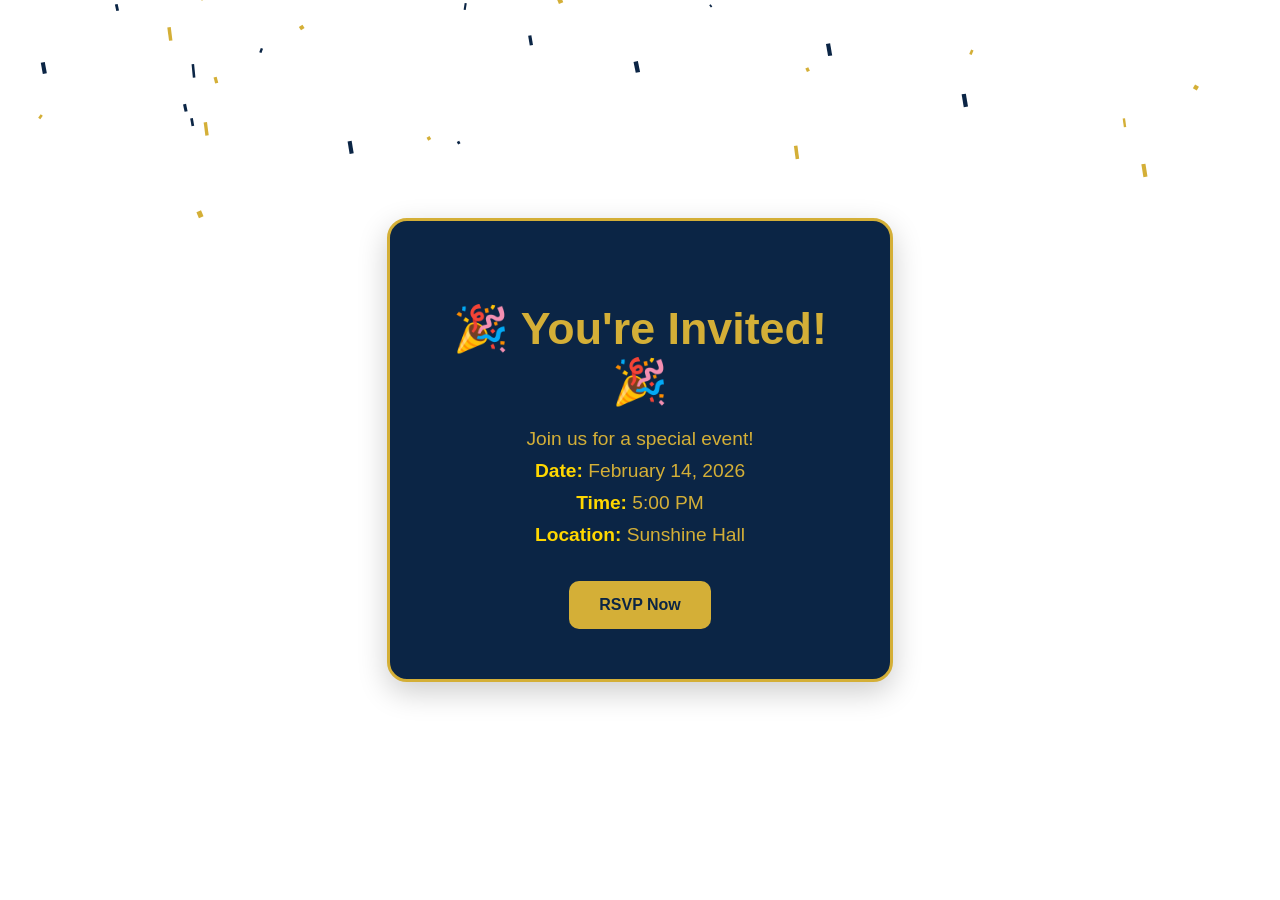
<file: Intercom Directory/index.html>
<!DOCTYPE html>
<html lang="en">
<head>
<meta charset="UTF-8">
<meta name="viewport" content="width=device-width, initial-scale=1.0">
<title>You're Invited!</title>
<style>
    body {
        margin: 0;
        padding: 0;
        font-family: 'Arial', sans-serif;
        background-color: white;
        height: 100vh;
        display: flex;
        justify-content: center;
        align-items: center;
        overflow: hidden;
    }
    .container {
        text-align: center;
        background-color: #0B2545; /* Navy Blue */
        padding: 50px;
        border-radius: 20px;
        box-shadow: 0 10px 30px rgba(0,0,0,0.2);
        z-index: 1;
        position: relative;
        border: 3px solid #D4AF37; /* Gold border */
        color: #D4AF37; /* Gold text */
        max-width: 400px;
    }
    h1 {
        font-size: 2.8em;
        margin-bottom: 20px;
    }
    p {
        font-size: 1.2em;
        margin: 10px 0;
    }
    strong {
        color: #FFD700; /* Bright Gold for emphasis */
    }
    button {
        margin-top: 25px;
        padding: 15px 30px;
        font-size: 1em;
        border: none;
        border-radius: 10px;
        background-color: #D4AF37; /* Gold button */
        color: #0B2545; /* Navy Blue text */
        cursor: pointer;
        transition: 0.3s;
        font-weight: bold;
    }
    button:hover {
        background-color: #FFD700; /* Brighter gold on hover */
    }
    canvas {
        position: fixed;
        top: 0;
        left: 0;
        pointer-events: none;
        z-index: 0;
    }
</style>
</head>
<body>
<div class="container">
    <h1>🎉 You're Invited! 🎉</h1>
    <p>Join us for a special event!</p>
    <p><strong>Date:</strong> February 14, 2026</p>
    <p><strong>Time:</strong> 5:00 PM</p>
    <p><strong>Location:</strong> Sunshine Hall</p>
    <button onclick="alert('Thank you for RSVPing!')">RSVP Now</button>
</div>

<canvas id="confettiCanvas"></canvas>

<script>
const canvas = document.getElementById('confettiCanvas');
const ctx = canvas.getContext('2d');
let W = window.innerWidth;
let H = window.innerHeight;
canvas.width = W;
canvas.height = H;

class Confetti {
    constructor() {
        this.x = Math.random() * W;
        this.y = Math.random() * H - H;
        this.r = Math.random() * 6 + 4;
        this.d = Math.random() * 40;
        this.color = Math.random() > 0.5 ? '#0B2545' : '#D4AF37'; // Navy or Gold
        this.tilt = Math.random() * 10 - 10;
        this.tiltAngleIncremental = Math.random() * 0.07 + 0.05;
        this.tiltAngle = 0;
    }
    draw() {
        ctx.beginPath();
        ctx.lineWidth = this.r / 2;
        ctx.strokeStyle = this.color;
        ctx.moveTo(this.x + this.tilt + this.r / 4, this.y);
        ctx.lineTo(this.x + this.tilt, this.y + this.tilt + this.r / 4);
        ctx.stroke();
    }
}

let confettiParticles = [];
for(let i=0; i<150; i++){
    confettiParticles.push(new Confetti());
}

function drawConfetti() {
    ctx.clearRect(0, 0, W, H);
    confettiParticles.forEach((c) => {
        c.tiltAngle += c.tiltAngleIncremental;
        c.y += (Math.cos(c.d) + 3 + c.r/2)/2;
        c.tilt = Math.sin(c.tiltAngle) * 15;
        if(c.y > H) c.y = -10;
        c.draw();
    });
    requestAnimationFrame(drawConfetti);
}

drawConfetti();

window.addEventListener('resize', () => {
    W = window.innerWidth;
    H = window.innerHeight;
    canvas.width = W;
    canvas.height = H;
});
</script>
</body>
</html>
</file>
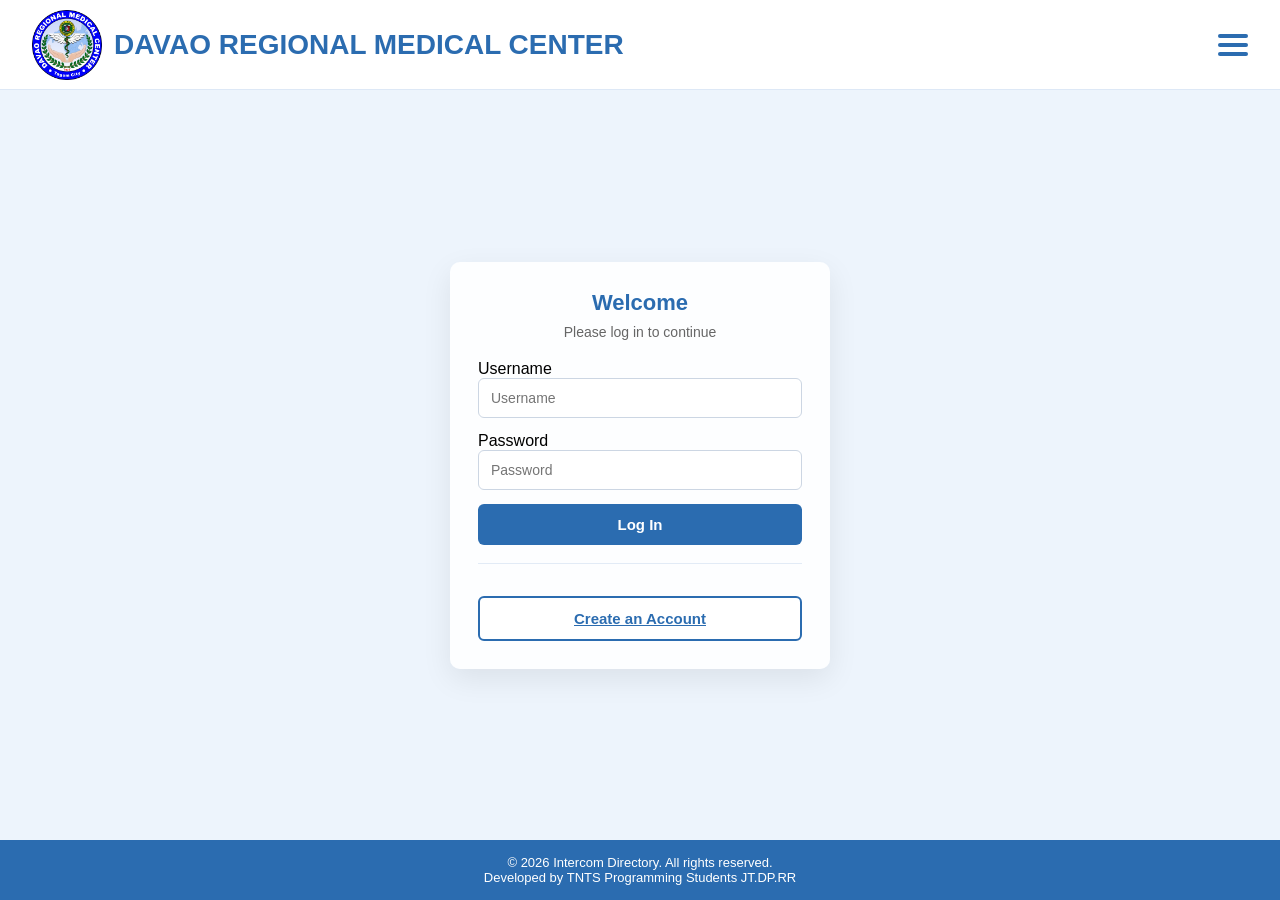
<file: login.html>
<!DOCTYPE html>
<html lang="en">
<head>
<meta charset="UTF-8">  
<title>Intercom Directory</title>
<meta name="viewport" content="width=device-width, initial-scale=1.0">
<style>
/* --- GENERAL --- */
* { box-sizing:border-box; margin:0; padding:0; font-family:"Segoe UI", Tahoma, Geneva, Verdana, sans-serif; }
body { min-height:100vh; background-color:#edf4fc; display:flex; flex-direction:column; }

/* HEADER */
.header {
    height:90px;
    display:flex;
    justify-content:space-between;
    align-items:center;
    padding:0 32px;
    background-color:#ffffff;
    border-bottom:1px solid #dde8f6;
    position:relative;
    z-index:2;
}
.logo { display:flex; align-items:center; gap:12px; color:#2b6cb0; font-weight:600; font-size:28px; }
.logo img { width:70px; height:auto; }

/* HAMBURGER MENU */
.hamburger {
    display:flex;
    flex-direction:column;
    justify-content:space-between;
    width:30px;
    height:22px;
    cursor:pointer;
}
.hamburger span {
    display:block;
    height:4px;
    background:#2b6cb0;
    border-radius:2px;
    transition: all 0.3s ease;
}
.hamburger.active span:nth-child(1){ transform: rotate(45deg) translateY(9px); }
.hamburger.active span:nth-child(2){ opacity:0; }
.hamburger.active span:nth-child(3){ transform: rotate(-45deg) translateY(-9px); }

/* SIDE MENU */
.side-menu {
    position:fixed;
    top:0; left:-280px;
    width:280px;
    height:100%;
    background:#2b6cb0;
    color:#fff;
    padding:80px 20px;
    transition:left 0.3s ease;
    z-index:3;
    overflow-y:auto;
}
.side-menu.active { left:0; }
.side-menu a, .side-menu select {
    display:block;
    margin-bottom:16px;
    font-weight:500;
    text-decoration:none;
    color:#fff;
    background:none;
    border:none;
    width:100%;
    font-size:16px;
}
.side-menu a:hover { text-decoration:underline; }
.side-menu select { padding:6px 8px; border-radius:4px; color:#2b6cb0; background:#fff; cursor:pointer; }

/* MAIN CARD */
.main { flex:1; display:flex; justify-content:center; align-items:center; padding:20px; position:relative; z-index:1; }
.card {
    width:100%;
    max-width:380px;
    background-color: rgba(255,255,255,0.9);
    border-radius:10px;
    padding:28px;
    box-shadow:0 10px 30px rgba(0,0,0,0.08);
}
h2 { text-align:center; margin-bottom:8px; color:#2b6cb0; font-size:22px; }
p { text-align:center; margin-bottom:20px; font-size:14px; color:#666; }
input { width:100%; padding:11px 12px; margin-bottom:14px; border-radius:6px; border:1px solid #ccd6e3; font-size:14px; }
input:focus { outline:none; border-color:#2b6cb0; }
.login-btn { width:100%; padding:12px; background-color:#2b6cb0; color:#fff; border:none; border-radius:6px; font-size:15px; font-weight:600; cursor:pointer; transition: all 0.3s ease; }
.login-btn:hover { background-color:#1f4f8b; transform:translateY(-1px); }
.actions { margin-top:18px; display:flex; flex-direction:column; gap:14px; }
.divider { height:1px; background:#e2ebf6; margin-bottom:18px; }
.create-btn { padding:12px; font-size:15px; font-weight:600; text-align:center; border-radius:6px; border:2px solid #2b6cb0; background:#fff; color:#2b6cb0; cursor:pointer; transition: all 0.3s ease; width:100%; display:inline-block; }
.create-btn:hover { background:#2b6cb0; color:#fff; transform:translateY(-1px); }

/* FOOTER */
.footer { background-color:#2b6cb0; color:#fff; text-align:center; padding:15px 10px; font-size:13px; position:relative; z-index:1; }

/* SCROLL FOR SIDE MENU IF CONTENT LARGE */
.side-menu::-webkit-scrollbar { width:6px; }
.side-menu::-webkit-scrollbar-thumb { background:rgba(255,255,255,0.3); border-radius:3px; }
</style>
</head>
<body>

<!-- HEADER -->
<div class="header">
    <div class="logo">
        <img src="hospitalLogo.png" alt="Hospital Logo">
        <span>DAVAO REGIONAL MEDICAL CENTER</span>
    </div>
    
    <div class="hamburger" id="hamburger">
        <span></span>
        <span></span>
        <span></span>
    </div>
</div>

<!-- SIDE MENU -->
<div class="side-menu" id="sideMenu">
    <a href="division.html">Division Page</a>
    <select id="divisionSelect">
        <option value="">Select Division </option>
    </select>

    <a href="department.html">Department Page</a>
    <select id="departmentSelect" disabled>
        <option value="">Select Department</option>
    </select>

    <a href="unit.html">Unit Page</a>
    <select id="unitSelect" disabled>
        <option value="">Select Unit</option>
    </select>

    <a href="office.html">Office Page</a>
    <select id="officeSelect" disabled>
        <option value="">Select Office</option>
    </select>
</div>

<!-- MAIN LOGIN CARD -->
<div class="main">
    <div class="card">
        <h2>Welcome</h2>
        <p>Please log in to continue</p>

        <form action="#" method="POST">
            <label for="username" class="sr-only">Username</label>
            <input id="username" type="text" placeholder="Username" required autocomplete="username">

            <label for="password" class="sr-only">Password</label>
            <input id="password" type="password" placeholder="Password" required autocomplete="current-password">

            <button type="submit" class="login-btn">Log In</button>
        </form>

        <div class="actions">
            <div class="divider"></div>
            <a href="signup.html" class="create-btn">Create an Account</a>
        </div>
    </div>
</div>

<!-- FOOTER -->
<div class="footer">
    © 2026 Intercom Directory. All rights reserved.<br>
    Developed by TNTS Programming Students JT.DP.RR
</div>

<script>
// Hamburger toggle
const hamburger = document.getElementById('hamburger');
const sideMenu = document.getElementById('sideMenu');
hamburger.addEventListener('click', () => {
    hamburger.classList.toggle('active');
    sideMenu.classList.toggle('active');
});

// Sample hierarchical data
const data = {
    "Division A": {
        "Dept 1": { "Unit I": ["Office Alpha","Office Beta"], "Unit II": ["Office Gamma"] },
        "Dept 2": { "Unit III": ["Office Delta"] }
    },
    "Division B": {
        "Dept 3": { "Unit IV": ["Office Epsilon","Office Zeta"] }
    }
};

// Select elements
const divisionSelect = document.getElementById('divisionSelect');
const departmentSelect = document.getElementById('departmentSelect');
const unitSelect = document.getElementById('unitSelect');
const officeSelect = document.getElementById('officeSelect');

// Populate divisions
Object.keys(data).forEach(div => {
    let opt = document.createElement('option');
    opt.value = div; opt.textContent = div;
    divisionSelect.appendChild(opt);
});

// Populate departments based on division
divisionSelect.addEventListener('change', () => {
    const div = divisionSelect.value;
    departmentSelect.innerHTML = '<option value="">-- Select Department --</option>';
    unitSelect.innerHTML = '<option value="">-- Select Unit --</option>';
    officeSelect.innerHTML = '<option value="">-- Select Office --</option>';
    departmentSelect.disabled = !div;
    unitSelect.disabled = true;
    officeSelect.disabled = true;
    if(div) Object.keys(data[div]).forEach(dept => {
        let opt = document.createElement('option'); opt.value=dept; opt.textContent=dept;
        departmentSelect.appendChild(opt);
    });
});

// Populate units based on department
departmentSelect.addEventListener('change', () => {
    const div = divisionSelect.value;
    const dept = departmentSelect.value;
    unitSelect.innerHTML = '<option value="">-- Select Unit --</option>';
    officeSelect.innerHTML = '<option value="">-- Select Office --</option>';
    unitSelect.disabled = !dept;
    officeSelect.disabled = true;
    if(div && dept) Object.keys(data[div][dept]).forEach(unit => {
        let opt = document.createElement('option'); opt.value=unit; opt.textContent=unit;
        unitSelect.appendChild(opt);
    });
});

// Populate offices based on unit
unitSelect.addEventListener('change', () => {
    const div = divisionSelect.value;
    const dept = departmentSelect.value;
    const unit = unitSelect.value;
    officeSelect.innerHTML = '<option value="">-- Select Office --</option>';
    officeSelect.disabled = !unit;
    if(div && dept && unit) data[div][dept][unit].forEach(off => {
        let opt = document.createElement('option'); opt.value=off; opt.textContent=off;
        officeSelect.appendChild(opt);
    });
});
</script>

</body>
</html>
</file>
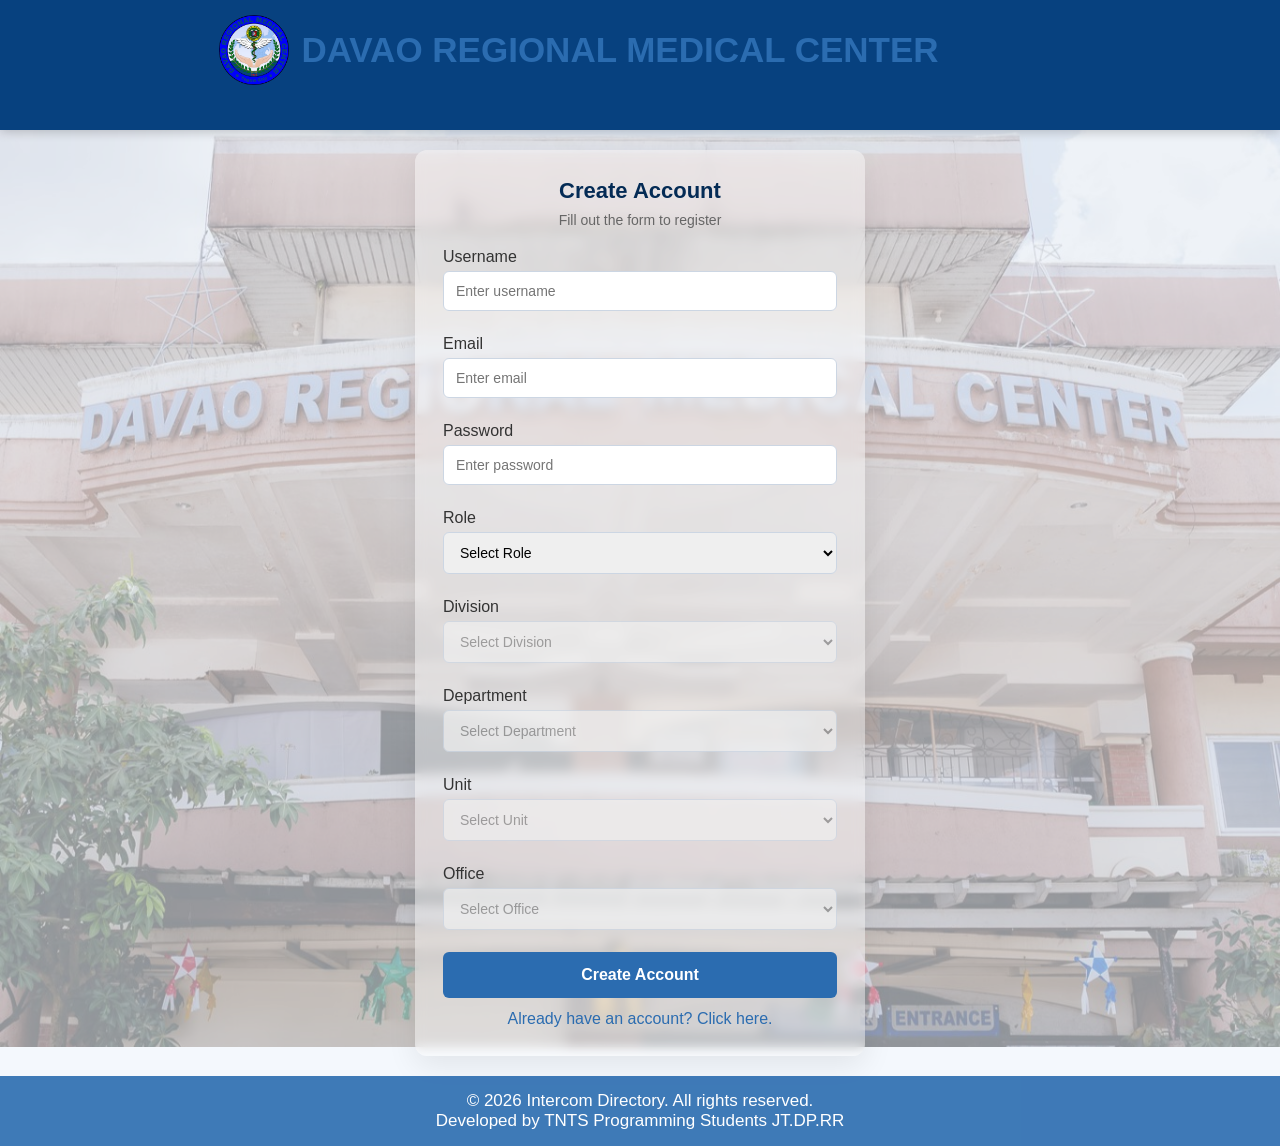
<file: signup.html>
<!DOCTYPE html>
<html lang="en">
<head>
    <meta charset="UTF-8">
    <title>Create Account   </title>
    <meta name="viewport" content="width=device-width, initial-scale=1.0">
    <link rel="stylesheet" type="text/css" href="style.css">
</head>
<body>

    <!-- HEADER -->
    <div class="header">
        <div class="logo">
            <img src="hospitalLogo.png" alt="Hospital Logo">
            <span>DAVAO REGIONAL MEDICAL CENTER</span>
        </div>
    </div>

    <!-- MAIN -->
    <div class="main">
        <div class="card">
            <h2>Create Account</h2>
            <p>Fill out the form to register</p>

            <form id="createAccountForm">
                <label for="username">Username</label>
                <input type="text" id="username" placeholder="Enter username" required>

                <label for="email">Email</label>
                <input type="email" id="email" placeholder="Enter email" required>

                <label for="password">Password</label>
                <input type="password" id="password" placeholder="Enter password" required>

                <label for="role">Role</label>
                <select id="role" required>
                    <option value="">Select Role</option>
                    <option value="division">Division Head</option>
                    <option value="department">Department Head</option>
                    <option value="unit">Unit Head</option>
                    <option value="office">Office Head</option>
                </select>

                <label for="division">Division</label>
                <select id="division" disabled>
                    <option value="">Select Division</option>
                </select>

                <label for="department">Department</label>
                <select id="department" disabled>
                    <option value="">Select Department</option>
                </select>

                <label for="unit">Unit</label>
                <select id="unit" disabled>
                    <option value="">Select Unit</option>
                </select>

                <label for="office">Office</label>
                <select id="office" disabled>
                    <option value="">Select Office</option>
                </select>

                <button type="submit" class="submit-btn">Create Account</button>
                <a href="login.html">Already have an account? Click here.</a>
            </form>
        </div>
    </div>

    <div class="footer">
        © 2026 Intercom Directory. All rights reserved.<br>
        Developed by TNTS Programming Students JT.DP.RR
    </div>

    <script>
        // Sample hierarchical data
        const data = {
            "Division A": {
                "Dept 1": {
                    "Unit I": ["Office Alpha", "Office Beta"],
                    "Unit II": ["Office Gamma"]
                },
                "Dept 2": {
                    "Unit III": ["Office Delta"]
                }
            },
            "Division B": {
                "Dept 3": {
                    "Unit IV": ["Office Epsilon", "Office Zeta"]
                }
            }
        };

        const roleSelect = document.getElementById('role');
        const divisionSelect = document.getElementById('division');
        const departmentSelect = document.getElementById('department');
        const unitSelect = document.getElementById('unit');
        const officeSelect = document.getElementById('office');

        function populateDivisions() {
            divisionSelect.innerHTML = '<option value="">Select Division </option>';
            Object.keys(data).forEach(div => {
                const opt = document.createElement('option');
                opt.value = div;
                opt.textContent = div;
                divisionSelect.appendChild(opt);
            });
        }

        function populateDepartments() {
            const division = divisionSelect.value;
            departmentSelect.innerHTML = '<option value="">Select Department </option>';
            unitSelect.innerHTML = '<option value="">Select Unit</option>';
            officeSelect.innerHTML = '<option value="">Select Office</option>';
            if (division && data[division]) {
                Object.keys(data[division]).forEach(dept => {
                    const opt = document.createElement('option');
                    opt.value = dept;
                    opt.textContent = dept;
                    departmentSelect.appendChild(opt);
                });
            }
        }

        function populateUnits() {
            const division = divisionSelect.value;
            const department = departmentSelect.value;
            unitSelect.innerHTML = '<option value=""> Select Unit </option>';
            officeSelect.innerHTML = '<option value=""> Select Office </option>';
            if (division && department && data[division][department]) {
                Object.keys(data[division][department]).forEach(unit => {
                    const opt = document.createElement('option');
                    opt.value = unit;
                    opt.textContent = unit;
                    unitSelect.appendChild(opt);
                });
            }
        }

        function populateOffices() {
            const division = divisionSelect.value;
            const department = departmentSelect.value;
            const unit = unitSelect.value;
            officeSelect.innerHTML = '<option value="">Select Office </option>';
            if (division && department && unit && data[division][department][unit]) {
                data[division][department][unit].forEach(off => {
                    const opt = document.createElement('option');
                    opt.value = off;
                    opt.textContent = off;
                    officeSelect.appendChild(opt);
                });
            }
        }

        roleSelect.addEventListener('change', () => {
            const role = roleSelect.value;
            divisionSelect.disabled = false;
            departmentSelect.disabled = !(role === "department" || role === "unit" || role === "office");
            unitSelect.disabled = !(role === "unit" || role === "office");
            officeSelect.disabled = role !== "office";

            divisionSelect.value = "";
            departmentSelect.value = "";
            unitSelect.value = "";
            officeSelect.value = "";

            populateDivisions();
        });

        divisionSelect.addEventListener('change', populateDepartments);
        departmentSelect.addEventListener('change', populateUnits);
        unitSelect.addEventListener('change', populateOffices);
    </script>
</body>
</html>
</file>
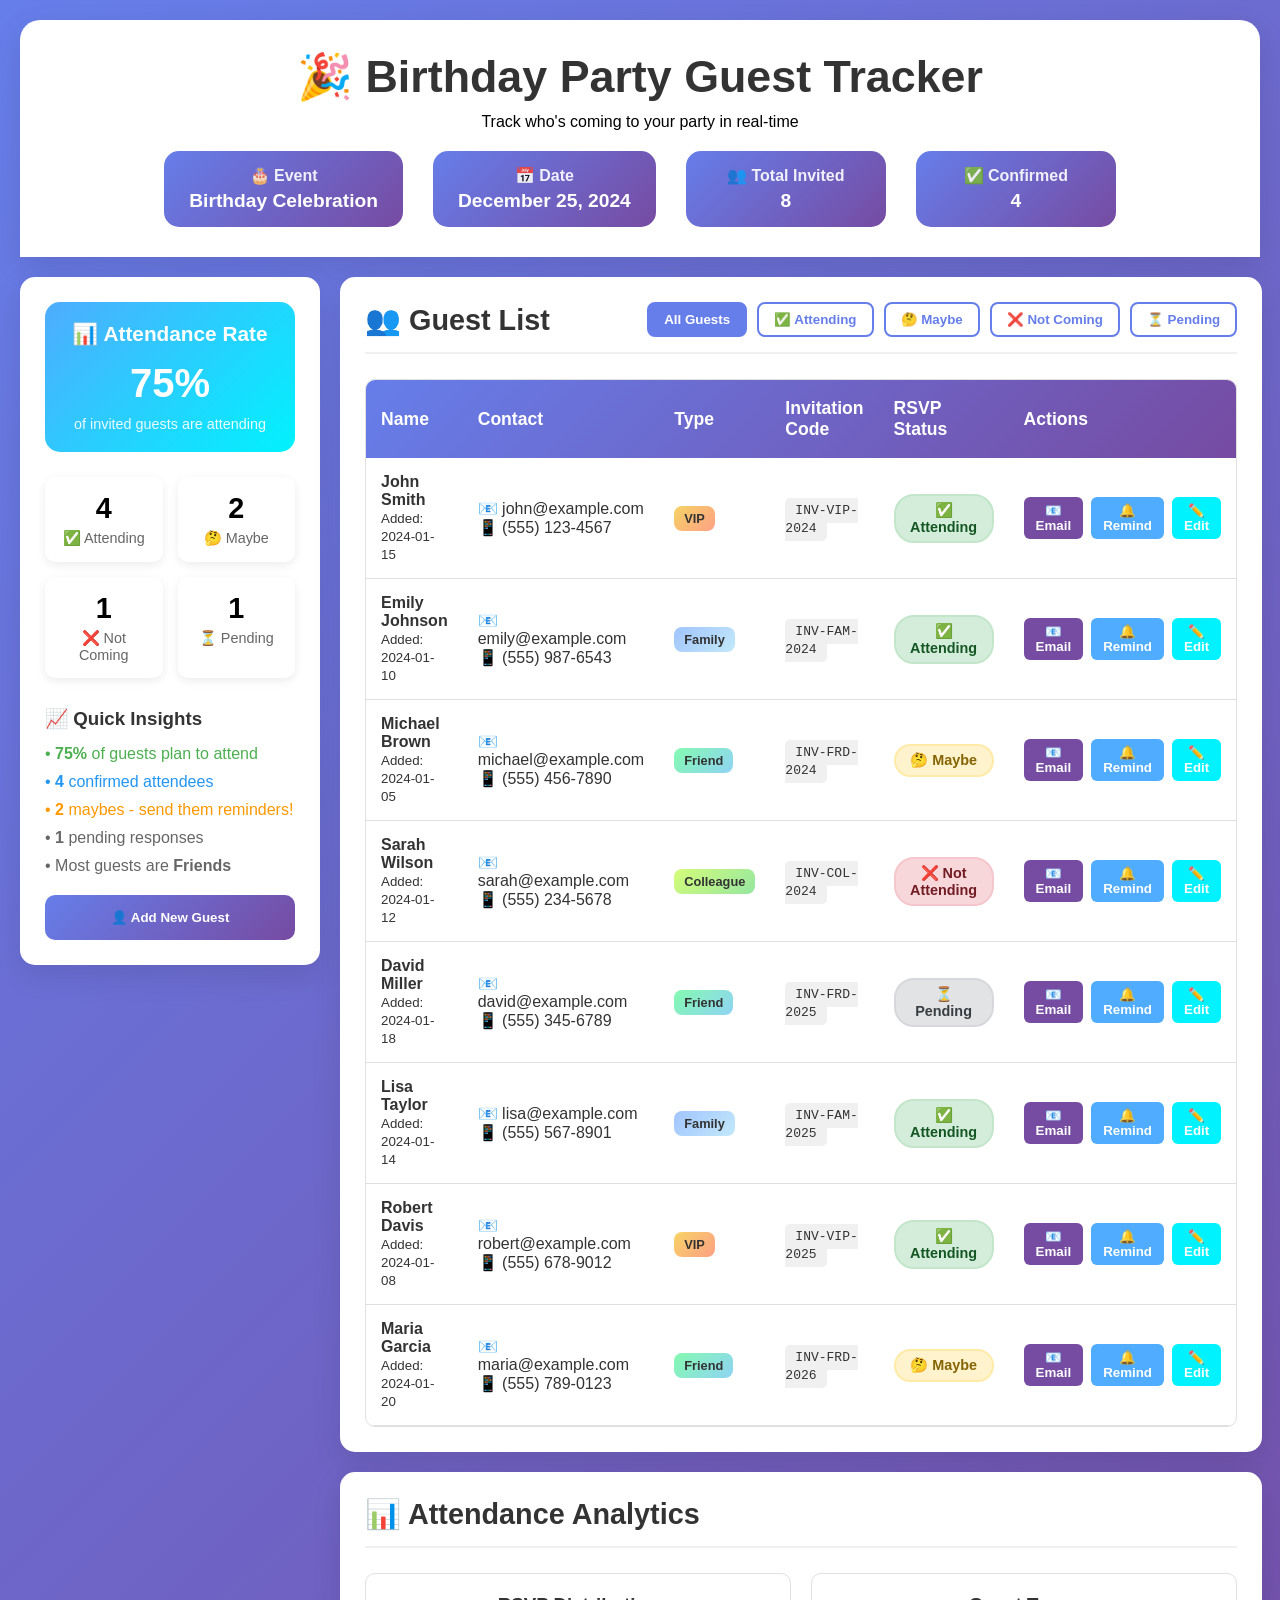
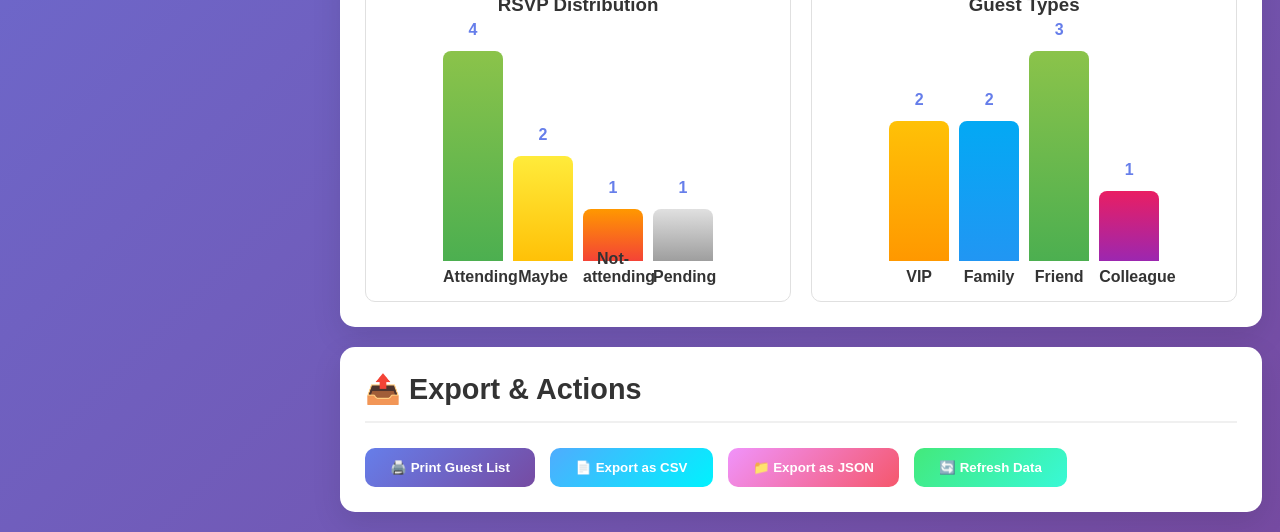
<file: Intercom Directory/tracker.html>
<!DOCTYPE html>
<html lang="en">
<head>
    <meta charset="UTF-8">
    <meta name="viewport" content="width=device-width, initial-scale=1.0">
    <title>Party Guest Tracker - Who's Coming?</title>
    <style>
        * {
            margin: 0;
            padding: 0;
            box-sizing: border-box;
            font-family: 'Segoe UI', Tahoma, Geneva, Verdana, sans-serif;
        }

        body {
            background: linear-gradient(135deg, #667eea 0%, #764ba2 100%);
            min-height: 100vh;
            padding: 20px;
        }

        .container {
            max-width: 1400px;
            margin: 0 auto;
        }

        header {
            background: white;
            border-radius: 20px 20px 0 0;
            padding: 30px;
            text-align: center;
            box-shadow: 0 10px 30px rgba(0,0,0,0.1);
        }

        header h1 {
            color: #333;
            font-size: 2.8rem;
            margin-bottom: 10px;
        }

        .party-info {
            display: flex;
            justify-content: center;
            gap: 30px;
            margin-top: 20px;
            flex-wrap: wrap;
        }

        .info-card {
            background: linear-gradient(135deg, #667eea, #764ba2);
            color: white;
            padding: 15px 25px;
            border-radius: 15px;
            min-width: 200px;
            text-align: center;
        }

        .info-card h3 {
            font-size: 1rem;
            margin-bottom: 5px;
            opacity: 0.9;
        }

        .info-card p {
            font-size: 1.2rem;
            font-weight: bold;
        }

        .main-content {
            display: grid;
            grid-template-columns: 300px 1fr;
            gap: 20px;
            margin-top: 20px;
        }

        @media (max-width: 1200px) {
            .main-content {
                grid-template-columns: 1fr;
            }
        }

        /* Sidebar */
        .sidebar {
            background: white;
            border-radius: 15px;
            padding: 25px;
            box-shadow: 0 10px 30px rgba(0,0,0,0.1);
            height: fit-content;
        }

        .stats-card {
            background: linear-gradient(135deg, #4facfe 0%, #00f2fe 100%);
            color: white;
            padding: 20px;
            border-radius: 15px;
            margin-bottom: 25px;
            text-align: center;
        }

        .stats-card h3 {
            margin-bottom: 15px;
            font-size: 1.3rem;
        }

        .stat-number {
            font-size: 2.5rem;
            font-weight: bold;
            margin-bottom: 10px;
        }

        .stat-subtitle {
            opacity: 0.9;
            font-size: 0.9rem;
        }

        .quick-stats {
            display: grid;
            grid-template-columns: 1fr 1fr;
            gap: 15px;
            margin-top: 15px;
        }

        .quick-stat {
            background: white;
            border-radius: 10px;
            padding: 15px;
            text-align: center;
            box-shadow: 0 3px 10px rgba(0,0,0,0.08);
        }

        .quick-stat .number {
            font-size: 1.8rem;
            font-weight: bold;
            margin-bottom: 5px;
        }

        .quick-stat .label {
            font-size: 0.9rem;
            color: #666;
        }

        /* Dashboard */
        .dashboard {
            display: flex;
            flex-direction: column;
            gap: 20px;
        }

        .dashboard-section {
            background: white;
            border-radius: 15px;
            padding: 25px;
            box-shadow: 0 10px 30px rgba(0,0,0,0.1);
        }

        .section-header {
            display: flex;
            justify-content: space-between;
            align-items: center;
            margin-bottom: 25px;
            padding-bottom: 15px;
            border-bottom: 2px solid #f0f0f0;
        }

        .section-header h2 {
            color: #333;
            font-size: 1.8rem;
            display: flex;
            align-items: center;
            gap: 10px;
        }

        .controls {
            display: flex;
            gap: 10px;
        }

        .filter-btn {
            padding: 8px 15px;
            border: 2px solid #667eea;
            background: white;
            color: #667eea;
            border-radius: 8px;
            cursor: pointer;
            font-weight: 600;
            transition: all 0.3s;
        }

        .filter-btn.active {
            background: #667eea;
            color: white;
        }

        .filter-btn:hover {
            transform: translateY(-2px);
        }

        /* Guest List Table */
        .guest-table-container {
            overflow-x: auto;
            border-radius: 10px;
            border: 1px solid #e0e0e0;
        }

        #guest-table {
            width: 100%;
            border-collapse: collapse;
            min-width: 800px;
        }

        #guest-table thead {
            background: linear-gradient(135deg, #667eea 0%, #764ba2 100%);
            color: white;
        }

        #guest-table th {
            padding: 18px 15px;
            text-align: left;
            font-weight: 600;
            font-size: 1.1rem;
        }

        #guest-table tbody tr {
            border-bottom: 1px solid #e0e0e0;
            transition: background 0.3s;
        }

        #guest-table tbody tr:hover {
            background: #f8f9ff;
        }

        #guest-table td {
            padding: 15px;
            color: #333;
        }

        /* Status Badges */
        .status-badge {
            padding: 6px 12px;
            border-radius: 20px;
            font-size: 0.9rem;
            font-weight: 600;
            display: inline-block;
            min-width: 100px;
            text-align: center;
        }

        .status-attending {
            background: #d4edda;
            color: #155724;
            border: 2px solid #c3e6cb;
        }

        .status-maybe {
            background: #fff3cd;
            color: #856404;
            border: 2px solid #ffeaa7;
        }

        .status-not-attending {
            background: #f8d7da;
            color: #721c24;
            border: 2px solid #f5c6cb;
        }

        .status-pending {
            background: #e2e3e5;
            color: #383d41;
            border: 2px solid #d6d8db;
        }

        /* Type Badges */
        .type-badge {
            padding: 5px 10px;
            border-radius: 8px;
            font-size: 0.8rem;
            font-weight: 600;
            display: inline-block;
        }

        .type-vip {
            background: linear-gradient(135deg, #f6d365 0%, #fda085 100%);
            color: #333;
        }

        .type-family {
            background: linear-gradient(135deg, #a1c4fd 0%, #c2e9fb 100%);
            color: #333;
        }

        .type-friend {
            background: linear-gradient(135deg, #84fab0 0%, #8fd3f4 100%);
            color: #333;
        }

        .type-colleague {
            background: linear-gradient(135deg, #d4fc79 0%, #96e6a1 100%);
            color: #333;
        }

        /* Actions */
        .action-buttons {
            display: flex;
            gap: 8px;
        }

        .action-btn {
            padding: 6px 12px;
            border: none;
            border-radius: 6px;
            cursor: pointer;
            font-weight: 600;
            transition: all 0.3s;
            display: flex;
            align-items: center;
            gap: 5px;
        }

        .action-btn:hover {
            transform: translateY(-2px);
        }

        .btn-remind {
            background: #4facfe;
            color: white;
        }

        .btn-contact {
            background: #764ba2;
            color: white;
        }

        .btn-edit {
            background: #00f2fe;
            color: white;
        }

        /* Charts Section */
        .charts-grid {
            display: grid;
            grid-template-columns: 1fr 1fr;
            gap: 20px;
            margin-top: 20px;
        }

        @media (max-width: 992px) {
            .charts-grid {
                grid-template-columns: 1fr;
            }
        }

        .chart-container {
            background: white;
            padding: 20px;
            border-radius: 10px;
            border: 1px solid #e0e0e0;
        }

        .chart-container h3 {
            margin-bottom: 15px;
            color: #333;
            text-align: center;
        }

        .chart {
            height: 250px;
            display: flex;
            align-items: flex-end;
            justify-content: center;
            gap: 10px;
            padding: 20px;
        }

        .bar {
            width: 60px;
            background: linear-gradient(to top, #667eea, #764ba2);
            border-radius: 8px 8px 0 0;
            position: relative;
            transition: height 0.3s ease;
        }

        .bar-label {
            position: absolute;
            bottom: -25px;
            left: 0;
            right: 0;
            text-align: center;
            font-weight: 600;
            color: #333;
        }

        .bar-value {
            position: absolute;
            top: -30px;
            left: 0;
            right: 0;
            text-align: center;
            font-weight: bold;
            color: #667eea;
        }

        /* Export Section */
        .export-options {
            display: flex;
            gap: 15px;
            margin-top: 20px;
            flex-wrap: wrap;
        }

        .export-btn {
            padding: 12px 25px;
            border: none;
            border-radius: 10px;
            cursor: pointer;
            font-weight: 600;
            display: flex;
            align-items: center;
            gap: 10px;
            transition: all 0.3s;
        }

        .export-btn:hover {
            transform: translateY(-3px);
            box-shadow: 0 7px 20px rgba(0,0,0,0.15);
        }

        .btn-print {
            background: linear-gradient(135deg, #667eea 0%, #764ba2 100%);
            color: white;
        }

        .btn-export-csv {
            background: linear-gradient(135deg, #4facfe 0%, #00f2fe 100%);
            color: white;
        }

        .btn-export-json {
            background: linear-gradient(135deg, #f093fb 0%, #f5576c 100%);
            color: white;
        }

        .btn-refresh {
            background: linear-gradient(135deg, #43e97b 0%, #38f9d7 100%);
            color: white;
        }

        /* Empty State */
        .empty-state {
            text-align: center;
            padding: 50px 20px;
            color: #666;
        }

        .empty-state i {
            font-size: 4rem;
            margin-bottom: 20px;
            opacity: 0.5;
        }

        .empty-state h3 {
            font-size: 1.5rem;
            margin-bottom: 10px;
        }

        .empty-state p {
            margin-bottom: 30px;
        }

        /* Modal */
        .modal {
            display: none;
            position: fixed;
            top: 0;
            left: 0;
            width: 100%;
            height: 100%;
            background: rgba(0,0,0,0.5);
            z-index: 1000;
            align-items: center;
            justify-content: center;
        }

        .modal-content {
            background: white;
            padding: 30px;
            border-radius: 20px;
            width: 90%;
            max-width: 500px;
            max-height: 80vh;
            overflow-y: auto;
        }

        .modal-header {
            display: flex;
            justify-content: space-between;
            align-items: center;
            margin-bottom: 20px;
        }

        .close-modal {
            background: none;
            border: none;
            font-size: 1.5rem;
            cursor: pointer;
            color: #666;
        }

        /* Responsive */
        @media (max-width: 768px) {
            .party-info {
                flex-direction: column;
                align-items: center;
            }
            
            .controls {
                flex-wrap: wrap;
            }
            
            .export-options {
                flex-direction: column;
            }
            
            .export-btn {
                width: 100%;
                justify-content: center;
            }
        }
    </style>
</head>
<body>
    <div class="container">
        <header>
            <h1>🎉 Birthday Party Guest Tracker</h1>
            <p class="subtitle">Track who's coming to your party in real-time</p>
            
            <div class="party-info">
                <div class="info-card">
                    <h3>🎂 Event</h3>
                    <p id="event-name">Birthday Celebration</p>
                </div>
                <div class="info-card">
                    <h3>📅 Date</h3>
                    <p id="event-date">December 25, 2024</p>
                </div>
                <div class="info-card">
                    <h3>👥 Total Invited</h3>
                    <p id="total-invited">0</p>
                </div>
                <div class="info-card">
                    <h3>✅ Confirmed</h3>
                    <p id="total-confirmed">0</p>
                </div>
            </div>
        </header>

        <div class="main-content">
            <!-- Sidebar with Stats -->
            <div class="sidebar">
                <div class="stats-card">
                    <h3>📊 Attendance Rate</h3>
                    <div class="stat-number" id="attendance-rate">0%</div>
                    <div class="stat-subtitle">of invited guests are attending</div>
                </div>

                <div class="quick-stats">
                    <div class="quick-stat">
                        <div class="number" id="count-attending">0</div>
                        <div class="label">✅ Attending</div>
                    </div>
                    <div class="quick-stat">
                        <div class="number" id="count-maybe">0</div>
                        <div class="label">🤔 Maybe</div>
                    </div>
                    <div class="quick-stat">
                        <div class="number" id="count-not">0</div>
                        <div class="label">❌ Not Coming</div>
                    </div>
                    <div class="quick-stat">
                        <div class="number" id="count-pending">0</div>
                        <div class="label">⏳ Pending</div>
                    </div>
                </div>

                <div style="margin-top: 30px;">
                    <h3 style="margin-bottom: 15px; color: #333;">📈 Quick Insights</h3>
                    <div id="insights">
                        <p style="color: #666; margin-bottom: 10px;">• No data yet. Start inviting guests!</p>
                    </div>
                </div>

                <button id="add-guest-btn" style="width: 100%; padding: 15px; margin-top: 20px; background: linear-gradient(135deg, #667eea 0%, #764ba2 100%); color: white; border: none; border-radius: 10px; font-weight: bold; cursor: pointer; display: flex; align-items: center; justify-content: center; gap: 10px;">
                    👤 Add New Guest
                </button>
            </div>

            <!-- Main Dashboard -->
            <div class="dashboard">
                <!-- Guest List Section -->
                <div class="dashboard-section">
                    <div class="section-header">
                        <h2>👥 Guest List</h2>
                        <div class="controls">
                            <button class="filter-btn active" data-filter="all">All Guests</button>
                            <button class="filter-btn" data-filter="attending">✅ Attending</button>
                            <button class="filter-btn" data-filter="maybe">🤔 Maybe</button>
                            <button class="filter-btn" data-filter="not-attending">❌ Not Coming</button>
                            <button class="filter-btn" data-filter="pending">⏳ Pending</button>
                        </div>
                    </div>

                    <div class="guest-table-container">
                        <table id="guest-table">
                            <thead>
                                <tr>
                                    <th>Name</th>
                                    <th>Contact</th>
                                    <th>Type</th>
                                    <th>Invitation Code</th>
                                    <th>RSVP Status</th>
                                    <th>Actions</th>
                                </tr>
                            </thead>
                            <tbody id="guest-list-body">
                                <!-- Guest rows will be inserted here -->
                            </tbody>
                        </table>
                    </div>

                    <div id="empty-state" class="empty-state" style="display: none;">
                        <div>👥</div>
                        <h3>No guests yet</h3>
                        <p>Start by adding guests to your party list</p>
                        <button id="add-first-guest" style="padding: 12px 25px; background: #667eea; color: white; border: none; border-radius: 8px; cursor: pointer; font-weight: bold;">
                            👤 Add Your First Guest
                        </button>
                    </div>
                </div>

                <!-- Analytics Section -->
                <div class="dashboard-section">
                    <div class="section-header">
                        <h2>📊 Attendance Analytics</h2>
                    </div>

                    <div class="charts-grid">
                        <div class="chart-container">
                            <h3>RSVP Distribution</h3>
                            <div class="chart" id="rsvp-chart">
                                <!-- Chart bars will be inserted here -->
                            </div>
                        </div>

                        <div class="chart-container">
                            <h3>Guest Types</h3>
                            <div class="chart" id="type-chart">
                                <!-- Chart bars will be inserted here -->
                            </div>
                        </div>
                    </div>
                </div>

                <!-- Export & Actions Section -->
                <div class="dashboard-section">
                    <div class="section-header">
                        <h2>📤 Export & Actions</h2>
                    </div>

                    <div class="export-options">
                        <button class="export-btn btn-print" id="print-btn">
                            🖨️ Print Guest List
                        </button>
                        <button class="export-btn btn-export-csv" id="export-csv">
                            📄 Export as CSV
                        </button>
                        <button class="export-btn btn-export-json" id="export-json">
                            📁 Export as JSON
                        </button>
                        <button class="export-btn btn-refresh" id="refresh-btn">
                            🔄 Refresh Data
                        </button>
                    </div>
                </div>
            </div>
        </div>
    </div>

    <!-- Add Guest Modal -->
    <div class="modal" id="add-guest-modal">
        <div class="modal-content">
            <div class="modal-header">
                <h2>👤 Add New Guest</h2>
                <button class="close-modal">&times;</button>
            </div>
            <form id="add-guest-form">
                <div style="margin-bottom: 20px;">
                    <label style="display: block; margin-bottom: 8px; font-weight: 600;">Full Name *</label>
                    <input type="text" id="modal-name" style="width: 100%; padding: 12px; border: 2px solid #e0e0e0; border-radius: 8px;" required>
                </div>
                
                <div style="margin-bottom: 20px;">
                    <label style="display: block; margin-bottom: 8px; font-weight: 600;">Email *</label>
                    <input type="email" id="modal-email" style="width: 100%; padding: 12px; border: 2px solid #e0e0e0; border-radius: 8px;" required>
                </div>
                
                <div style="margin-bottom: 20px;">
                    <label style="display: block; margin-bottom: 8px; font-weight: 600;">Phone</label>
                    <input type="tel" id="modal-phone" style="width: 100%; padding: 12px; border: 2px solid #e0e0e0; border-radius: 8px;">
                </div>
                
                <div style="margin-bottom: 20px;">
                    <label style="display: block; margin-bottom: 8px; font-weight: 600;">Guest Type</label>
                    <select id="modal-type" style="width: 100%; padding: 12px; border: 2px solid #e0e0e0; border-radius: 8px;">
                        <option value="VIP">VIP</option>
                        <option value="Family">Family</option>
                        <option value="Friend">Friend</option>
                        <option value="Colleague">Colleague</option>
                    </select>
                </div>
                
                <div style="margin-bottom: 20px;">
                    <label style="display: block; margin-bottom: 8px; font-weight: 600;">Initial RSVP Status</label>
                    <select id="modal-status" style="width: 100%; padding: 12px; border: 2px solid #e0e0e0; border-radius: 8px;">
                        <option value="pending">⏳ Pending</option>
                        <option value="attending">✅ Attending</option>
                        <option value="maybe">🤔 Maybe</option>
                        <option value="not-attending">❌ Not Attending</option>
                    </select>
                </div>
                
                <button type="submit" style="width: 100%; padding: 15px; background: linear-gradient(135deg, #667eea 0%, #764ba2 100%); color: white; border: none; border-radius: 10px; font-weight: bold; cursor: pointer;">
                    Add Guest
                </button>
            </form>
        </div>
    </div>

    <script>
        // Initialize guests array from localStorage
        let guests = JSON.parse(localStorage.getItem('partyGuests')) || [];
        let currentFilter = 'all';

        // DOM Elements
        const guestListBody = document.getElementById('guest-list-body');
        const emptyState = document.getElementById('empty-state');
        const totalInvitedEl = document.getElementById('total-invited');
        const totalConfirmedEl = document.getElementById('total-confirmed');
        const attendanceRateEl = document.getElementById('attendance-rate');
        const countAttendingEl = document.getElementById('count-attending');
        const countMaybeEl = document.getElementById('count-maybe');
        const countNotEl = document.getElementById('count-not');
        const countPendingEl = document.getElementById('count-pending');
        const insightsEl = document.getElementById('insights');
        const rsvpChart = document.getElementById('rsvp-chart');
        const typeChart = document.getElementById('type-chart');
        const filterButtons = document.querySelectorAll('.filter-btn');
        const addGuestBtn = document.getElementById('add-guest-btn');
        const addFirstGuestBtn = document.getElementById('add-first-guest');
        const addGuestModal = document.getElementById('add-guest-modal');
        const closeModalBtn = document.querySelector('.close-modal');
        const addGuestForm = document.getElementById('add-guest-form');
        const printBtn = document.getElementById('print-btn');
        const exportCsvBtn = document.getElementById('export-csv');
        const exportJsonBtn = document.getElementById('export-json');
        const refreshBtn = document.getElementById('refresh-btn');

        // Initialize with demo data if empty
        if (guests.length === 0) {
            guests = getDemoData();
            localStorage.setItem('partyGuests', JSON.stringify(guests));
        }

        // Initialize the tracker
        updateTracker();

        // Filter functionality
        filterButtons.forEach(btn => {
            btn.addEventListener('click', () => {
                filterButtons.forEach(b => b.classList.remove('active'));
                btn.classList.add('active');
                currentFilter = btn.dataset.filter;
                updateGuestList();
            });
        });

        // Add Guest functionality
        addGuestBtn.addEventListener('click', () => {
            addGuestModal.style.display = 'flex';
        });

        addFirstGuestBtn.addEventListener('click', () => {
            addGuestModal.style.display = 'flex';
        });

        closeModalBtn.addEventListener('click', () => {
            addGuestModal.style.display = 'none';
        });

        // Close modal when clicking outside
        window.addEventListener('click', (e) => {
            if (e.target === addGuestModal) {
                addGuestModal.style.display = 'none';
            }
        });

        // Handle form submission
        addGuestForm.addEventListener('submit', (e) => {
            e.preventDefault();
            
            const guest = {
                id: Date.now(),
                name: document.getElementById('modal-name').value,
                email: document.getElementById('modal-email').value,
                phone: document.getElementById('modal-phone').value || 'Not provided',
                type: document.getElementById('modal-type').value,
                status: document.getElementById('modal-status').value,
                invitationCode: generateInvitationCode(),
                addedDate: new Date().toLocaleDateString(),
                notes: ''
            };
            
            guests.push(guest);
            localStorage.setItem('partyGuests', JSON.stringify(guests));
            
            // Clear form and close modal
            addGuestForm.reset();
            addGuestModal.style.display = 'none';
            
            // Update display
            updateTracker();
            
            // Show success message
            alert(`✅ Guest ${guest.name} added successfully!`);
        });

        // Export functionality
        printBtn.addEventListener('click', () => {
            window.print();
        });

        exportCsvBtn.addEventListener('click', () => {
            exportToCSV();
        });

        exportJsonBtn.addEventListener('click', () => {
            exportToJSON();
        });

        refreshBtn.addEventListener('click', () => {
            updateTracker();
            alert('Data refreshed!');
        });

        // Main update function
        function updateTracker() {
            updateGuestList();
            updateStats();
            updateCharts();
            updateInsights();
        }

        function updateGuestList() {
            guestListBody.innerHTML = '';
            
            // Filter guests based on current filter
            let filteredGuests = guests;
            if (currentFilter !== 'all') {
                filteredGuests = guests.filter(guest => guest.status === currentFilter);
            }
            
            // Show empty state if no guests
            if (filteredGuests.length === 0) {
                emptyState.style.display = 'block';
                document.querySelector('.guest-table-container').style.display = 'none';
                return;
            }
            
            emptyState.style.display = 'none';
            document.querySelector('.guest-table-container').style.display = 'block';
            
            // Populate guest table
            filteredGuests.forEach(guest => {
                const row = document.createElement('tr');
                
                // Get status badge class
                let statusClass = 'status-pending';
                let statusText = 'Pending';
                let statusEmoji = '⏳';
                
                if (guest.status === 'attending') {
                    statusClass = 'status-attending';
                    statusText = 'Attending';
                    statusEmoji = '✅';
                } else if (guest.status === 'maybe') {
                    statusClass = 'status-maybe';
                    statusText = 'Maybe';
                    statusEmoji = '🤔';
                } else if (guest.status === 'not-attending') {
                    statusClass = 'status-not-attending';
                    statusText = 'Not Attending';
                    statusEmoji = '❌';
                }
                
                // Get type badge class
                let typeClass = 'type-vip';
                if (guest.type === 'Family') typeClass = 'type-family';
                else if (guest.type === 'Friend') typeClass = 'type-friend';
                else if (guest.type === 'Colleague') typeClass = 'type-colleague';
                
                row.innerHTML = `
                    <td>
                        <strong>${guest.name}</strong><br>
                        <small>Added: ${guest.addedDate}</small>
                    </td>
                    <td>
                        <div>📧 ${guest.email}</div>
                        <div>📱 ${guest.phone}</div>
                    </td>
                    <td>
                        <span class="type-badge ${typeClass}">${guest.type}</span>
                    </td>
                    <td>
                        <code style="background: #f0f0f0; padding: 5px 10px; border-radius: 5px; font-family: monospace;">${guest.invitationCode}</code>
                    </td>
                    <td>
                        <span class="status-badge ${statusClass}">
                            ${statusEmoji} ${statusText}
                        </span>
                    </td>
                    <td>
                        <div class="action-buttons">
                            <button class="action-btn btn-contact" onclick="contactGuest('${guest.email}')">
                                📧 Email
                            </button>
                            <button class="action-btn btn-remind" onclick="remindGuest('${guest.id}')">
                                🔔 Remind
                            </button>
                            <button class="action-btn btn-edit" onclick="editGuestStatus('${guest.id}')">
                                ✏️ Edit
                            </button>
                        </div>
                    </td>
                `;
                
                guestListBody.appendChild(row);
            });
        }

        function updateStats() {
            const total = guests.length;
            const attending = guests.filter(g => g.status === 'attending').length;
            const maybe = guests.filter(g => g.status === 'maybe').length;
            const notAttending = guests.filter(g => g.status === 'not-attending').length;
            const pending = guests.filter(g => g.status === 'pending').length;
            
            // Calculate attendance rate (attending + maybe / total)
            const attendanceRate = total > 0 ? Math.round(((attending + maybe) / total) * 100) : 0;
            
            // Update DOM elements
            totalInvitedEl.textContent = total;
            totalConfirmedEl.textContent = attending;
            attendanceRateEl.textContent = attendanceRate + '%';
            countAttendingEl.textContent = attending;
            countMaybeEl.textContent = maybe;
            countNotEl.textContent = notAttending;
            countPendingEl.textContent = pending;
            
            // Update event date with most common date from guests
            const dates = guests.filter(g => g.partyDate).map(g => g.partyDate);
            if (dates.length > 0) {
                const mostCommonDate = dates.sort((a,b) => 
                    dates.filter(v => v===a).length - dates.filter(v => v===b).length
                ).pop();
                document.getElementById('event-date').textContent = mostCommonDate || 'December 25, 2024';
            }
        }

        function updateCharts() {
            // RSVP Chart
            const statusCounts = {
                'attending': guests.filter(g => g.status === 'attending').length,
                'maybe': guests.filter(g => g.status === 'maybe').length,
                'not-attending': guests.filter(g => g.status === 'not-attending').length,
                'pending': guests.filter(g => g.status === 'pending').length
            };
            
            const maxStatus = Math.max(...Object.values(statusCounts)) || 1;
            
            rsvpChart.innerHTML = '';
            Object.entries(statusCounts).forEach(([status, count]) => {
                const bar = document.createElement('div');
                const percentage = maxStatus > 0 ? (count / maxStatus) * 100 : 0;
                const barColors = {
                    'attending': 'linear-gradient(to top, #4CAF50, #8BC34A)',
                    'maybe': 'linear-gradient(to top, #FFC107, #FFEB3B)',
                    'not-attending': 'linear-gradient(to top, #F44336, #FF9800)',
                    'pending': 'linear-gradient(to top, #9E9E9E, #E0E0E0)'
                };
                
                bar.className = 'bar';
                bar.style.height = `${percentage}%`;
                bar.style.background = barColors[status];
                bar.innerHTML = `
                    <div class="bar-value">${count}</div>
                    <div class="bar-label">${status.charAt(0).toUpperCase() + status.slice(1)}</div>
                `;
                rsvpChart.appendChild(bar);
            });
            
            // Type Chart
            const typeCounts = {
                'VIP': guests.filter(g => g.type === 'VIP').length,
                'Family': guests.filter(g => g.type === 'Family').length,
                'Friend': guests.filter(g => g.type === 'Friend').length,
                'Colleague': guests.filter(g => g.type === 'Colleague').length
            };
            
            const maxType = Math.max(...Object.values(typeCounts)) || 1;
            
            typeChart.innerHTML = '';
            Object.entries(typeCounts).forEach(([type, count]) => {
                const bar = document.createElement('div');
                const percentage = maxType > 0 ? (count / maxType) * 100 : 0;
                const barColors = {
                    'VIP': 'linear-gradient(to top, #FF9800, #FFC107)',
                    'Family': 'linear-gradient(to top, #2196F3, #03A9F4)',
                    'Friend': 'linear-gradient(to top, #4CAF50, #8BC34A)',
                    'Colleague': 'linear-gradient(to top, #9C27B0, #E91E63)'
                };
                
                bar.className = 'bar';
                bar.style.height = `${percentage}%`;
                bar.style.background = barColors[type];
                bar.innerHTML = `
                    <div class="bar-value">${count}</div>
                    <div class="bar-label">${type}</div>
                `;
                typeChart.appendChild(bar);
            });
        }

        function updateInsights() {
            const attending = guests.filter(g => g.status === 'attending').length;
            const maybe = guests.filter(g => g.status === 'maybe').length;
            const total = guests.length;
            const attendanceRate = total > 0 ? Math.round(((attending + maybe) / total) * 100) : 0;
            
            let insightsHTML = '';
            
            if (total === 0) {
                insightsHTML = '<p style="color: #666;">• No data yet. Start inviting guests!</p>';
            } else {
                insightsHTML = `
                    <p style="color: #4CAF50; margin-bottom: 10px;">• <strong>${attendanceRate}%</strong> of guests plan to attend</p>
                    <p style="color: #2196F3; margin-bottom: 10px;">• <strong>${attending}</strong> confirmed attendees</p>
                    <p style="color: #FF9800; margin-bottom: 10px;">• <strong>${maybe}</strong> maybes - send them reminders!</p>
                    <p style="color: #666; margin-bottom: 10px;">• <strong>${guests.filter(g => g.status === 'pending').length}</strong> pending responses</p>
                `;
                
                // Add special insights
                if (attendanceRate > 80) {
                    insightsHTML += '<p style="color: #4CAF50; margin-bottom: 10px;">🎉 Great turnout! Your party will be amazing!</p>';
                } else if (attendanceRate < 50) {
                    insightsHTML += '<p style="color: #FF9800; margin-bottom: 10px;">📢 Consider sending reminder emails to increase attendance</p>';
                }
                
                // Most popular guest type
                const typeCounts = {};
                guests.forEach(g => {
                    typeCounts[g.type] = (typeCounts[g.type] || 0) + 1;
                });
                const mostPopularType = Object.keys(typeCounts).reduce((a, b) => typeCounts[a] > typeCounts[b] ? a : b);
                insightsHTML += `<p style="color: #666;">• Most guests are <strong>${mostPopularType}s</strong></p>`;
            }
            
            insightsEl.innerHTML = insightsHTML;
        }

        function generateInvitationCode() {
            const chars = 'ABCDEFGHIJKLMNOPQRSTUVWXYZ0123456789';
            let code = 'INV-';
            for (let i = 0; i < 8; i++) {
                code += chars.charAt(Math.floor(Math.random() * chars.length));
            }
            return code;
        }

        // Action functions
        function contactGuest(email) {
            window.open(`mailto:${email}?subject=Your Party Invitation&body=Hi! Just checking about the party...`, '_blank');
        }

        function remindGuest(guestId) {
            const guest = guests.find(g => g.id == guestId);
            if (guest) {
                const subject = `Reminder: Party Invitation`;
                const body = `Hi ${guest.name},\n\nJust a friendly reminder about the party!\n\nYour invitation code: ${guest.invitationCode}\n\nPlease RSVP if you haven't already!\n\nBest regards`;
                window.open(`mailto:${guest.email}?subject=${encodeURIComponent(subject)}&body=${encodeURIComponent(body)}`, '_blank');
            }
        }

        function editGuestStatus(guestId) {
            const guest = guests.find(g => g.id == guestId);
            if (!guest) return;
            
            const newStatus = prompt(
                `Update ${guest.name}'s status:\n\n` +
                `1. attending - ✅ Attending\n` +
                `2. maybe - 🤔 Maybe\n` +
                `3. not-attending - ❌ Not Attending\n` +
                `4. pending - ⏳ Pending\n\n` +
                `Current: ${guest.status}\n\n` +
                `Enter new status:`,
                guest.status
            );
            
            if (newStatus && ['attending', 'maybe', 'not-attending', 'pending'].includes(newStatus.toLowerCase())) {
                guest.status = newStatus.toLowerCase();
                localStorage.setItem('partyGuests', JSON.stringify(guests));
                updateTracker();
                alert(`✅ ${guest.name}'s status updated to ${newStatus}`);
            }
        }

        // Export functions
        function exportToCSV() {
            if (guests.length === 0) {
                alert('No guests to export!');
                return;
            }
            
            const headers = ['Name', 'Email', 'Phone', 'Type', 'Status', 'Invitation Code', 'Added Date'];
            const csvContent = [
                headers.join(','),
                ...guests.map(g => [
                    `"${g.name}"`,
                    `"${g.email}"`,
                    `"${g.phone}"`,
                    `"${g.type}"`,
                    `"${g.status}"`,
                    `"${g.invitationCode}"`,
                    `"${g.addedDate}"`
                ].join(','))
            ].join('\n');
            
            const blob = new Blob([csvContent], { type: 'text/csv' });
            const url = window.URL.createObjectURL(blob);
            const a = document.createElement('a');
            a.href = url;
            a.download = `party-guests-${new Date().toISOString().split('T')[0]}.csv`;
            a.click();
        }

        function exportToJSON() {
            if (guests.length === 0) {
                alert('No guests to export!');
                return;
            }
            
            const dataStr = JSON.stringify(guests, null, 2);
            const blob = new Blob([dataStr], { type: 'application/json' });
            const url = window.URL.createObjectURL(blob);
            const a = document.createElement('a');
            a.href = url;
            a.download = `party-guests-${new Date().toISOString().split('T')[0]}.json`;
            a.click();
        }

        // Demo data for first-time users
        function getDemoData() {
            return [
                {
                    id: 1,
                    name: "John Smith",
                    email: "john@example.com",
                    phone: "(555) 123-4567",
                    type: "VIP",
                    status: "attending",
                    invitationCode: "INV-VIP-2024",
                    addedDate: "2024-01-15",
                    partyDate: "December 25, 2024"
                },
                {
                    id: 2,
                    name: "Emily Johnson",
                    email: "emily@example.com",
                    phone: "(555) 987-6543",
                    type: "Family",
                    status: "attending",
                    invitationCode: "INV-FAM-2024",
                    addedDate: "2024-01-10",
                    partyDate: "December 25, 2024"
                },
                {
                    id: 3,
                    name: "Michael Brown",
                    email: "michael@example.com",
                    phone: "(555) 456-7890",
                    type: "Friend",
                    status: "maybe",
                    invitationCode: "INV-FRD-2024",
                    addedDate: "2024-01-05",
                    partyDate: "December 25, 2024"
                },
                {
                    id: 4,
                    name: "Sarah Wilson",
                    email: "sarah@example.com",
                    phone: "(555) 234-5678",
                    type: "Colleague",
                    status: "not-attending",
                    invitationCode: "INV-COL-2024",
                    addedDate: "2024-01-12",
                    partyDate: "December 25, 2024"
                },
                {
                    id: 5,
                    name: "David Miller",
                    email: "david@example.com",
                    phone: "(555) 345-6789",
                    type: "Friend",
                    status: "pending",
                    invitationCode: "INV-FRD-2025",
                    addedDate: "2024-01-18",
                    partyDate: "December 25, 2024"
                },
                {
                    id: 6,
                    name: "Lisa Taylor",
                    email: "lisa@example.com",
                    phone: "(555) 567-8901",
                    type: "Family",
                    status: "attending",
                    invitationCode: "INV-FAM-2025",
                    addedDate: "2024-01-14",
                    partyDate: "December 25, 2024"
                },
                {
                    id: 7,
                    name: "Robert Davis",
                    email: "robert@example.com",
                    phone: "(555) 678-9012",
                    type: "VIP",
                    status: "attending",
                    invitationCode: "INV-VIP-2025",
                    addedDate: "2024-01-08",
                    partyDate: "December 25, 2024"
                },
                {
                    id: 8,
                    name: "Maria Garcia",
                    email: "maria@example.com",
                    phone: "(555) 789-0123",
                    type: "Friend",
                    status: "maybe",
                    invitationCode: "INV-FRD-2026",
                    addedDate: "2024-01-20",
                    partyDate: "December 25, 2024"
                }
            ];
        }

        // Initialize event listeners for edit/delete in table
        document.addEventListener('click', (e) => {
            if (e.target.classList.contains('delete-guest')) {
                const guestId = e.target.dataset.id;
                if (confirm('Are you sure you want to remove this guest?')) {
                    guests = guests.filter(g => g.id != guestId);
                    localStorage.setItem('partyGuests', JSON.stringify(guests));
                    updateTracker();
                }
            }
        });
    </script>
</body>
</html>
</file>
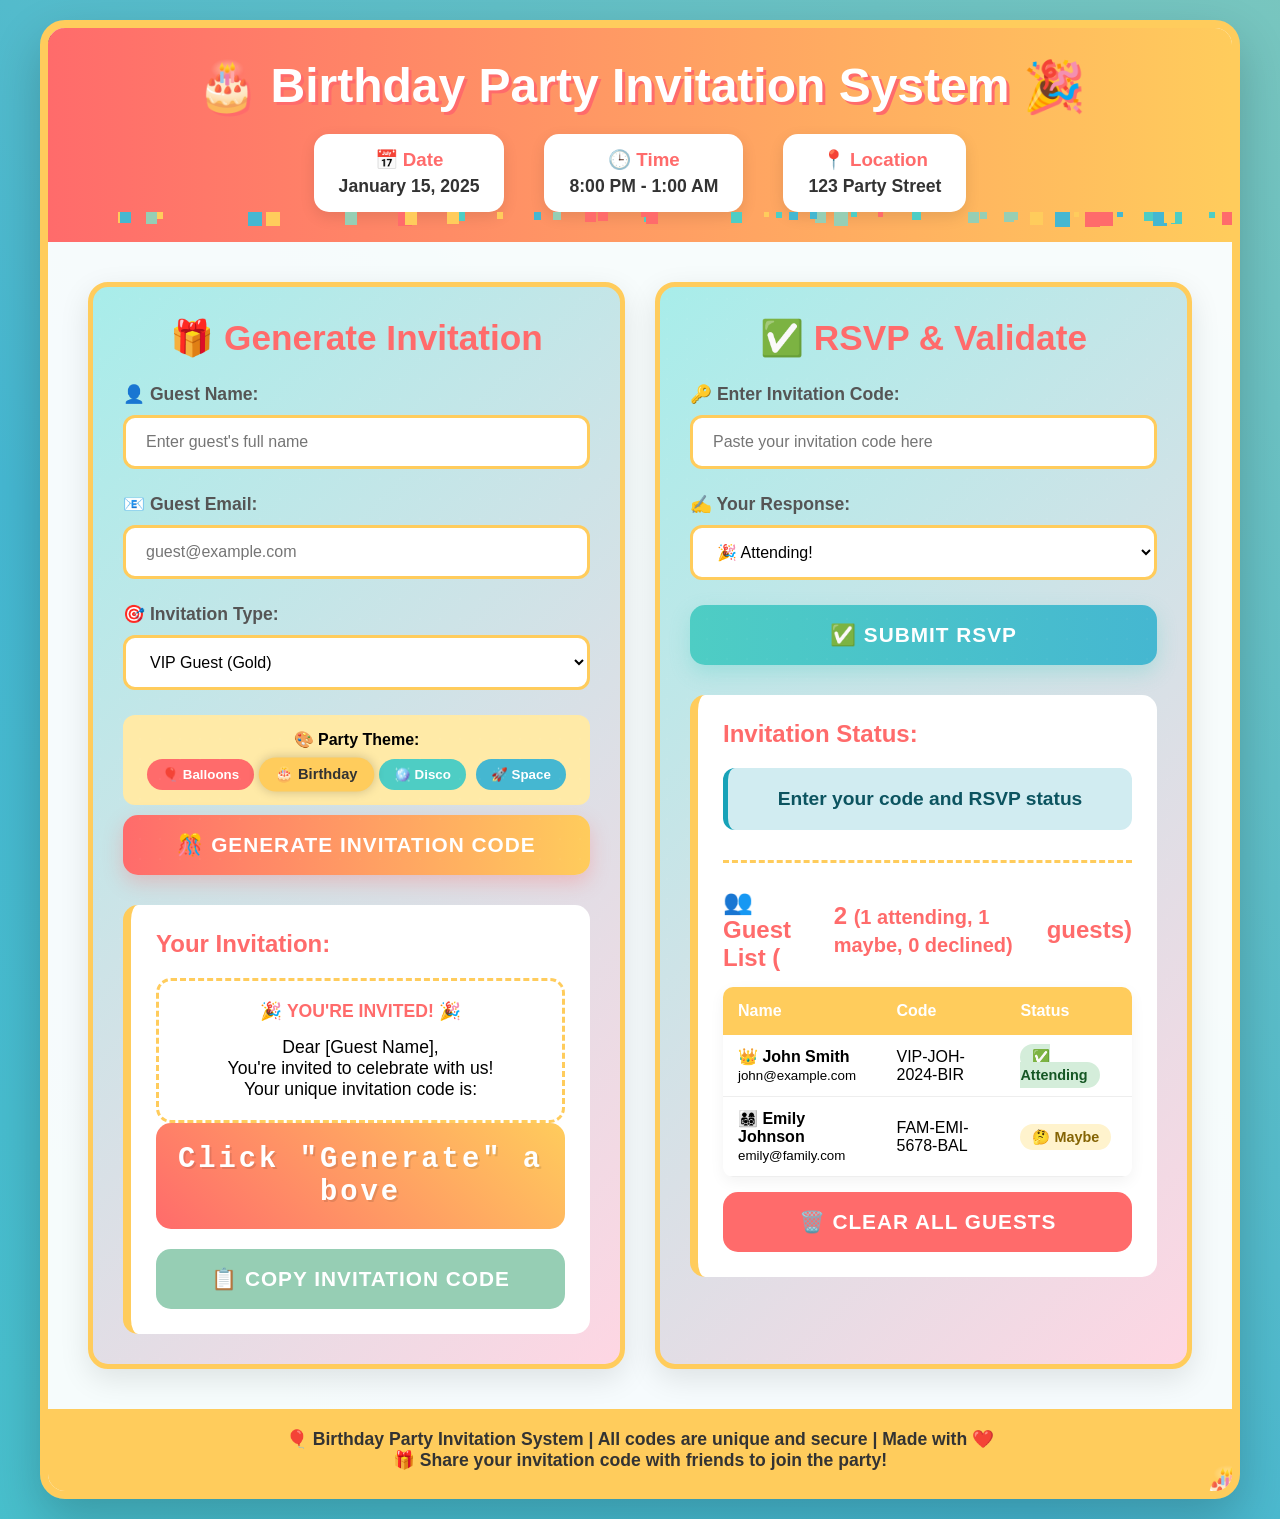
<file: Intercom Directory/virus.html>
<!DOCTYPE html>
<html lang="en">
<head>
    <meta charset="UTF-8">
    <meta name="viewport" content="width=device-width, initial-scale=1.0">
    <title>Birthday Party Invitation System</title>
    <style>
        * {
            margin: 0;
            padding: 0;
            box-sizing: border-box;
            font-family: 'Comic Sans MS', 'Segoe UI', cursive, sans-serif;
        }

        body {
            background: linear-gradient(45deg, #ff6b6b, #4ecdc4, #45b7d1, #96ceb4, #ffeaa7);
            background-size: 400% 400%;
            animation: gradientBG 15s ease infinite;
            min-height: 100vh;
            display: flex;
            justify-content: center;
            align-items: center;
            padding: 20px;
        }

        @keyframes gradientBG {
            0% { background-position: 0% 50%; }
            50% { background-position: 100% 50%; }
            100% { background-position: 0% 50%; }
        }

        .container {
            background: rgba(255, 255, 255, 0.95);
            border-radius: 25px;
            box-shadow: 0 20px 50px rgba(0, 0, 0, 0.2);
            width: 100%;
            max-width: 1200px;
            overflow: hidden;
            border: 8px solid #ffcc5c;
            position: relative;
        }

        .container::before {
            content: "🎉";
            font-size: 40px;
            position: absolute;
            top: -20px;
            left: -20px;
            animation: bounce 2s infinite;
        }

        .container::after {
            content: "🎂";
            font-size: 40px;
            position: absolute;
            bottom: -20px;
            right: -20px;
            animation: bounce 2s infinite 0.5s;
        }

        @keyframes bounce {
            0%, 100% { transform: translateY(0); }
            50% { transform: translateY(-10px); }
        }

        header {
            background: linear-gradient(to right, #ff6b6b, #ffcc5c);
            color: white;
            padding: 30px;
            text-align: center;
            position: relative;
            overflow: hidden;
        }

        .confetti {
            position: absolute;
            width: 10px;
            height: 10px;
            background: #ffcc5c;
            animation: fall 5s linear infinite;
        }

        @keyframes fall {
            to { transform: translateY(100vh) rotate(360deg); }
        }

        header h1 {
            font-size: 3rem;
            margin-bottom: 10px;
            text-shadow: 3px 3px 0 #ff6b6b;
        }

        .birthday-info {
            display: flex;
            justify-content: center;
            gap: 40px;
            margin-top: 20px;
            flex-wrap: wrap;
        }

        .info-card {
            background: white;
            padding: 15px 25px;
            border-radius: 15px;
            box-shadow: 0 5px 15px rgba(0, 0, 0, 0.1);
            text-align: center;
            min-width: 180px;
        }

        .info-card h3 {
            color: #ff6b6b;
            margin-bottom: 5px;
        }

        .info-card p {
            color: #333;
            font-weight: bold;
            font-size: 1.1rem;
        }

        .main-content {
            display: grid;
            grid-template-columns: 1fr 1fr;
            gap: 30px;
            padding: 40px;
        }

        @media (max-width: 900px) {
            .main-content {
                grid-template-columns: 1fr;
            }
        }

        .invitation-card {
            background: linear-gradient(135deg, #a8edea 0%, #fed6e3 100%);
            border-radius: 20px;
            padding: 30px;
            box-shadow: 0 10px 30px rgba(0, 0, 0, 0.1);
            border: 5px solid #ffcc5c;
            position: relative;
            overflow: hidden;
        }

        .invitation-card::before {
            content: "";
            position: absolute;
            top: -50%;
            left: -50%;
            width: 200%;
            height: 200%;
            background: radial-gradient(circle, rgba(255,255,255,0.1) 1px, transparent 1px);
            background-size: 20px 20px;
            opacity: 0.3;
        }

        .invitation-card h2 {
            color: #ff6b6b;
            margin-bottom: 25px;
            font-size: 2.2rem;
            text-align: center;
            position: relative;
            z-index: 1;
        }

        .form-group {
            margin-bottom: 25px;
            position: relative;
            z-index: 1;
        }

        .form-group label {
            display: block;
            margin-bottom: 10px;
            font-weight: bold;
            color: #555;
            font-size: 1.1rem;
        }

        input, select {
            width: 100%;
            padding: 15px 20px;
            border: 3px solid #ffcc5c;
            border-radius: 12px;
            font-size: 1rem;
            background: white;
            transition: all 0.3s;
        }

        input:focus, select:focus {
            outline: none;
            border-color: #ff6b6b;
            box-shadow: 0 0 0 3px rgba(255, 107, 107, 0.2);
        }

        .btn {
            width: 100%;
            padding: 18px;
            border: none;
            border-radius: 15px;
            font-size: 1.3rem;
            font-weight: bold;
            cursor: pointer;
            transition: all 0.3s;
            display: flex;
            align-items: center;
            justify-content: center;
            gap: 15px;
            margin-top: 10px;
            text-transform: uppercase;
            letter-spacing: 1px;
        }

        .generate-btn {
            background: linear-gradient(to right, #ff6b6b, #ffcc5c);
            color: white;
            box-shadow: 0 8px 20px rgba(255, 107, 107, 0.3);
        }

        .generate-btn:hover {
            transform: translateY(-3px);
            box-shadow: 0 12px 25px rgba(255, 107, 107, 0.4);
        }

        .validate-btn {
            background: linear-gradient(to right, #4ecdc4, #45b7d1);
            color: white;
            box-shadow: 0 8px 20px rgba(78, 205, 196, 0.3);
        }

        .validate-btn:hover {
            transform: translateY(-3px);
            box-shadow: 0 12px 25px rgba(78, 205, 196, 0.4);
        }

        .copy-btn {
            background: #96ceb4;
            color: white;
            margin-top: 20px;
        }

        .copy-btn:hover {
            background: #88c1a3;
        }

        .copy-btn.success {
            background: #4ecdc4;
        }

        .result-box {
            background: white;
            padding: 25px;
            border-radius: 15px;
            margin-top: 30px;
            border-left: 8px solid #ffcc5c;
            position: relative;
            z-index: 1;
        }

        .result-box h3 {
            color: #ff6b6b;
            margin-bottom: 20px;
            font-size: 1.5rem;
        }

        .invitation-code {
            background: linear-gradient(45deg, #ff6b6b, #ffcc5c);
            color: white;
            padding: 20px;
            border-radius: 15px;
            font-family: 'Courier New', monospace;
            font-size: 1.8rem;
            font-weight: bold;
            text-align: center;
            letter-spacing: 3px;
            margin-bottom: 20px;
            text-shadow: 2px 2px 0 rgba(0,0,0,0.1);
            word-break: break-all;
        }

        .message {
            padding: 20px;
            border-radius: 12px;
            font-weight: bold;
            text-align: center;
            font-size: 1.2rem;
            margin-bottom: 20px;
        }

        .message.success {
            background: #d4edda;
            color: #155724;
            border-left: 5px solid #28a745;
        }

        .message.error {
            background: #f8d7da;
            color: #721c24;
            border-left: 5px solid #dc3545;
        }

        .message.info {
            background: #d1ecf1;
            color: #0c5460;
            border-left: 5px solid #17a2b8;
        }

        .guests-list {
            margin-top: 30px;
            padding-top: 25px;
            border-top: 3px dashed #ffcc5c;
        }

        .guests-list h3 {
            color: #ff6b6b;
            margin-bottom: 15px;
            display: flex;
            align-items: center;
            gap: 10px;
        }

        #guest-table {
            width: 100%;
            border-collapse: collapse;
            background: white;
            border-radius: 10px;
            overflow: hidden;
            box-shadow: 0 5px 15px rgba(0,0,0,0.05);
        }

        #guest-table th {
            background: #ffcc5c;
            color: white;
            padding: 15px;
            text-align: left;
        }

        #guest-table td {
            padding: 12px 15px;
            border-bottom: 1px solid #eee;
        }

        #guest-table tr:hover {
            background: #fff9e6;
        }

        .status-badge {
            padding: 5px 12px;
            border-radius: 20px;
            font-size: 0.9rem;
            font-weight: bold;
        }

        .status-confirmed {
            background: #d4edda;
            color: #155724;
        }

        .status-pending {
            background: #fff3cd;
            color: #856404;
        }

        footer {
            background: #ffcc5c;
            color: #333;
            text-align: center;
            padding: 20px;
            font-weight: bold;
            font-size: 1.1rem;
        }

        .party-theme {
            background: #ffeaa7;
            padding: 15px;
            border-radius: 12px;
            margin-top: 20px;
            text-align: center;
            font-weight: bold;
        }

        .theme-selector {
            display: flex;
            gap: 10px;
            margin-top: 10px;
            justify-content: center;
            flex-wrap: wrap;
        }

        .theme-btn {
            padding: 8px 15px;
            border: none;
            border-radius: 20px;
            cursor: pointer;
            font-weight: bold;
            transition: all 0.3s;
        }

        .theme-btn.active {
            transform: scale(1.1);
            box-shadow: 0 0 10px rgba(0,0,0,0.2);
        }

        .invitation-preview {
            background: white;
            padding: 20px;
            border-radius: 15px;
            margin-top: 20px;
            border: 3px dashed #ffcc5c;
            text-align: center;
            font-size: 1.1rem;
        }

        .invitation-preview h4 {
            color: #ff6b6b;
            margin-bottom: 15px;
        }
    </style>
</head>
<body>
    <div class="container">
        <header>
            <h1>🎂 Birthday Party Invitation System 🎉</h1>
            <div class="birthday-info">
                <div class="info-card">
                    <h3>📅 Date</h3>
                    <p id="party-date">December 25, 2024</p>
                </div>
                <div class="info-card">
                    <h3>🕒 Time</h3>
                    <p id="party-time">6:00 PM - 11:00 PM</p>
                </div>
                <div class="info-card">
                    <h3>📍 Location</h3>
                    <p id="party-location">123 Party Street</p>
                </div>
            </div>
        </header>

        <div class="main-content">
            <!-- Generate Invitation Card -->
            <div class="invitation-card">
                <h2>🎁 Generate Invitation</h2>
                
                <div class="form-group">
                    <label for="guest-name">👤 Guest Name:</label>
                    <input type="text" id="guest-name" placeholder="Enter guest's full name">
                </div>
                
                <div class="form-group">
                    <label for="guest-email">📧 Guest Email:</label>
                    <input type="email" id="guest-email" placeholder="guest@example.com">
                </div>
                
                <div class="form-group">
                    <label for="invite-type">🎯 Invitation Type:</label>
                    <select id="invite-type">
                        <option value="VIP">VIP Guest (Gold)</option>
                        <option value="Family">Family Member</option>
                        <option value="Friend">Close Friend</option>
                        <option value="Colleague">Colleague</option>
                    </select>
                </div>
                
                <div class="party-theme">
                    <label>🎨 Party Theme:</label>
                    <div class="theme-selector">
                        <button class="theme-btn" data-theme="balloons" style="background:#ff6b6b;color:white;">🎈 Balloons</button>
                        <button class="theme-btn active" data-theme="birthday" style="background:#ffcc5c;color:#333;">🎂 Birthday</button>
                        <button class="theme-btn" data-theme="disco" style="background:#4ecdc4;color:white;">🪩 Disco</button>
                        <button class="theme-btn" data-theme="space" style="background:#45b7d1;color:white;">🚀 Space</button>
                    </div>
                </div>
                
                <button id="generate-btn" class="btn generate-btn">
                    🎊 Generate Invitation Code
                </button>
                
                <div class="result-box">
                    <h3>Your Invitation:</h3>
                    <div class="invitation-preview">
                        <h4>🎉 YOU'RE INVITED! 🎉</h4>
                        <p>Dear <span id="preview-name">[Guest Name]</span>,</p>
                        <p>You're invited to celebrate with us!</p>
                        <p>Your unique invitation code is:</p>
                    </div>
                    <div class="invitation-code" id="generated-code">
                        Click "Generate" above
                    </div>
                    <button id="copy-btn" class="btn copy-btn" disabled>
                        📋 Copy Invitation Code
                    </button>
                </div>
            </div>

            <!-- Validate & RSVP Card -->
            <div class="invitation-card">
                <h2>✅ RSVP & Validate</h2>
                
                <div class="form-group">
                    <label for="validate-input">🔑 Enter Invitation Code:</label>
                    <input type="text" id="validate-input" placeholder="Paste your invitation code here">
                </div>
                
                <div class="form-group">
                    <label for="rsvp-status">✍️ Your Response:</label>
                    <select id="rsvp-status">
                        <option value="attending">🎉 Attending!</option>
                        <option value="maybe">🤔 Maybe</option>
                        <option value="not-attending">😢 Can't Make It</option>
                    </select>
                </div>
                
                <button id="validate-btn" class="btn validate-btn">
                    ✅ Submit RSVP
                </button>
                
                <div class="result-box">
                    <h3>Invitation Status:</h3>
                    <div class="message info" id="validation-message">
                        Enter your code and RSVP status
                    </div>
                    
                    <div class="guests-list">
                        <h3>👥 Guest List (<span id="total-guests">0</span> guests)</h3>
                        <table id="guest-table">
                            <thead>
                                <tr>
                                    <th>Name</th>
                                    <th>Code</th>
                                    <th>Status</th>
                                </tr>
                            </thead>
                            <tbody id="guest-list">
                                <tr>
                                    <td colspan="3" style="text-align:center;">No guests yet</td>
                                </tr>
                            </tbody>
                        </table>
                        <button id="clear-all" class="btn" style="background:#ff6b6b;color:white;margin-top:15px;">
                            🗑️ Clear All Guests
                        </button>
                    </div>
                </div>
            </div>
        </div>
        
        <footer>
            <p>🎈 Birthday Party Invitation System | All codes are unique and secure | Made with ❤️</p>
            <p>🎁 Share your invitation code with friends to join the party!</p>
        </footer>
    </div>

    <script>
        // DOM Elements
        const generateBtn = document.getElementById('generate-btn');
        const validateBtn = document.getElementById('validate-btn');
        const copyBtn = document.getElementById('copy-btn');
        const clearBtn = document.getElementById('clear-all');
        const guestNameInput = document.getElementById('guest-name');
        const guestEmailInput = document.getElementById('guest-email');
        const inviteTypeSelect = document.getElementById('invite-type');
        const validateInput = document.getElementById('validate-input');
        const rsvpSelect = document.getElementById('rsvp-status');
        const generatedCodeDisplay = document.getElementById('generated-code');
        const validationMessage = document.getElementById('validation-message');
        const guestList = document.getElementById('guest-list');
        const totalGuests = document.getElementById('total-guests');
        const previewName = document.getElementById('preview-name');
        const themeButtons = document.querySelectorAll('.theme-btn');
        const partyDate = document.getElementById('party-date');
        const partyTime = document.getElementById('party-time');
        const partyLocation = document.getElementById('party-location');

        // Storage for invitations
        let invitations = JSON.parse(localStorage.getItem('birthdayInvitations')) || [];
        let partyTheme = 'birthday';

        // Initialize
        updateGuestList();
        createConfetti();
        setRandomPartyDetails();

        // Set random party details for demo
        function setRandomPartyDetails() {
            const dates = ['December 25, 2024', 'January 15, 2025', 'February 14, 2025', 'March 8, 2025'];
            const times = ['6:00 PM - 11:00 PM', '7:00 PM - 12:00 AM', '5:00 PM - 10:00 PM', '8:00 PM - 1:00 AM'];
            const locations = ['123 Party Street', '456 Celebration Ave', '789 Fun Boulevard', '101 Happy Lane'];
            
            partyDate.textContent = dates[Math.floor(Math.random() * dates.length)];
            partyTime.textContent = times[Math.floor(Math.random() * times.length)];
            partyLocation.textContent = locations[Math.floor(Math.random() * locations.length)];
        }

        // Create confetti effect
        function createConfetti() {
            const header = document.querySelector('header');
            for (let i = 0; i < 50; i++) {
                const confetti = document.createElement('div');
                confetti.className = 'confetti';
                confetti.style.left = Math.random() * 100 + '%';
                confetti.style.animationDelay = Math.random() * 5 + 's';
                confetti.style.backgroundColor = ['#ff6b6b', '#ffcc5c', '#4ecdc4', '#45b7d1', '#96ceb4'][Math.floor(Math.random() * 5)];
                confetti.style.width = Math.random() * 10 + 5 + 'px';
                confetti.style.height = confetti.style.width;
                header.appendChild(confetti);
            }
        }

        // Theme selection
        themeButtons.forEach(btn => {
            btn.addEventListener('click', () => {
                themeButtons.forEach(b => b.classList.remove('active'));
                btn.classList.add('active');
                partyTheme = btn.dataset.theme;
                
                // Update colors based on theme
                const colors = {
                    balloons: ['#ff6b6b', '#ffcc5c'],
                    birthday: ['#ff6b6b', '#4ecdc4'],
                    disco: ['#4ecdc4', '#45b7d1'],
                    space: ['#45b7d1', '#96ceb4']
                };
                
                document.documentElement.style.setProperty('--theme-primary', colors[partyTheme][0]);
                document.documentElement.style.setProperty('--theme-secondary', colors[partyTheme][1]);
            });
        });

        // Update name preview
        guestNameInput.addEventListener('input', () => {
            previewName.textContent = guestNameInput.value || '[Guest Name]';
        });

        // Generate invitation code
        generateBtn.addEventListener('click', () => {
            const name = guestNameInput.value.trim();
            const email = guestEmailInput.value.trim();
            const type = inviteTypeSelect.value;
            
            if (!name || !email) {
                validationMessage.textContent = '⚠️ Please enter both name and email!';
                validationMessage.className = 'message error';
                return;
            }
            
            if (!validateEmail(email)) {
                validationMessage.textContent = '⚠️ Please enter a valid email address!';
                validationMessage.className = 'message error';
                return;
            }
            
            // Generate unique invitation code
            const code = generateInvitationCode(name, type);
            
            // Display the code
            generatedCodeDisplay.textContent = code;
            
            // Enable copy button
            copyBtn.disabled = false;
            
            // Create invitation object
            const invitation = {
                id: Date.now(),
                code: code,
                name: name,
                email: email,
                type: type,
                theme: partyTheme,
                status: 'pending',
                rsvp: 'pending',
                generated: new Date().toLocaleString(),
                partyDate: partyDate.textContent,
                partyTime: partyTime.textContent,
                partyLocation: partyLocation.textContent
            };
            
            // Store the invitation
            invitations.unshift(invitation);
            
            // Save to localStorage
            localStorage.setItem('birthdayInvitations', JSON.stringify(invitations));
            
            // Update UI
            updateGuestList();
            
            // Show success message
            validationMessage.textContent = `🎉 Invitation created for ${name}! Share the code with them.`;
            validationMessage.className = 'message success';
            
            // Clear form
            guestNameInput.value = '';
            guestEmailInput.value = '';
        });

        // Copy to clipboard
        copyBtn.addEventListener('click', async () => {
            const code = generatedCodeDisplay.textContent;
            
            try {
                await navigator.clipboard.writeText(code);
                copyBtn.textContent = '✅ Copied!';
                copyBtn.classList.add('success');
                
                // Reset button after 2 seconds
                setTimeout(() => {
                    copyBtn.textContent = '📋 Copy Invitation Code';
                    copyBtn.classList.remove('success');
                }, 2000);
            } catch (err) {
                alert('Failed to copy: ' + err);
            }
        });

        // Validate and RSVP
        validateBtn.addEventListener('click', () => {
            const code = validateInput.value.trim();
            const rsvp = rsvpSelect.value;
            
            if (!code) {
                validationMessage.textContent = '⚠️ Please enter your invitation code!';
                validationMessage.className = 'message error';
                return;
            }
            
            // Find invitation
            const invitationIndex = invitations.findIndex(inv => inv.code === code);
            
            if (invitationIndex === -1) {
                validationMessage.textContent = '❌ Invalid invitation code!';
                validationMessage.className = 'message error';
                return;
            }
            
            // Update RSVP status
            invitations[invitationIndex].rsvp = rsvp;
            invitations[invitationIndex].status = 'confirmed';
            
            // Save to localStorage
            localStorage.setItem('birthdayInvitations', JSON.stringify(invitations));
            
            // Update UI
            updateGuestList();
            
            // Show success message
            const rsvpMessages = {
                'attending': '🎉 Awesome! Can\'t wait to celebrate with you!',
                'maybe': '🤔 Thanks for letting us know! Hope you can make it!',
                'not-attending': '😢 We\'ll miss you! Thanks for letting us know.'
            };
            
            validationMessage.textContent = `✅ RSVP submitted! ${rsvpMessages[rsvp]}`;
            validationMessage.className = 'message success';
            
            // Clear input
            validateInput.value = '';
        });

        // Clear all guests
        clearBtn.addEventListener('click', () => {
            if (confirm('Are you sure you want to clear all guests? This cannot be undone.')) {
                invitations = [];
                localStorage.removeItem('birthdayInvitations');
                updateGuestList();
                validationMessage.textContent = '✅ All guests cleared!';
                validationMessage.className = 'message success';
            }
        });

        // Helper functions
        function generateInvitationCode(name, type) {
            const prefix = type === 'VIP' ? 'VIP' : type === 'Family' ? 'FAM' : type === 'Friend' ? 'FRD' : 'COL';
            const nameCode = name.substring(0, 3).toUpperCase();
            const randomNum = Math.floor(1000 + Math.random() * 9000);
            const themeCode = partyTheme.substring(0, 3).toUpperCase();
            
            return `${prefix}-${nameCode}-${randomNum}-${themeCode}`;
        }

        function validateEmail(email) {
            const re = /^[^\s@]+@[^\s@]+\.[^\s@]+$/;
            return re.test(email);
        }

        function updateGuestList() {
            guestList.innerHTML = '';
            
            if (invitations.length === 0) {
                guestList.innerHTML = `
                    <tr>
                        <td colspan="3" style="text-align:center;padding:30px;">
                            No guests invited yet. Generate your first invitation!
                        </td>
                    </tr>
                `;
                totalGuests.textContent = '0';
                return;
            }
            
            // Count RSVPs
            const attending = invitations.filter(inv => inv.rsvp === 'attending').length;
            const maybe = invitations.filter(inv => inv.rsvp === 'maybe').length;
            const notAttending = invitations.filter(inv => inv.rsvp === 'not-attending').length;
            
            totalGuests.textContent = invitations.length;
            totalGuests.innerHTML = `${invitations.length} <small>(${attending} attending, ${maybe} maybe, ${notAttending} declined)</small>`;
            
            // Add guests to table
            invitations.forEach(invitation => {
                const row = document.createElement('tr');
                
                // Get emoji for type
                const typeEmoji = {
                    'VIP': '👑',
                    'Family': '👨‍👩‍👧‍👦',
                    'Friend': '👫',
                    'Colleague': '💼'
                }[invitation.type] || '👤';
                
                // Get status badge
                let statusBadge = '⌛';
                let statusClass = 'status-pending';
                let statusText = 'Pending';
                
                if (invitation.rsvp === 'attending') {
                    statusBadge = '✅';
                    statusClass = 'status-confirmed';
                    statusText = 'Attending';
                } else if (invitation.rsvp === 'maybe') {
                    statusBadge = '🤔';
                    statusClass = 'status-pending';
                    statusText = 'Maybe';
                } else if (invitation.rsvp === 'not-attending') {
                    statusBadge = '❌';
                    statusClass = 'status-pending';
                    statusText = 'Not Attending';
                }
                
                row.innerHTML = `
                    <td>
                        <strong>${typeEmoji} ${invitation.name}</strong><br>
                        <small>${invitation.email}</small>
                    </td>
                    <td><code>${invitation.code}</code></td>
                    <td><span class="status-badge ${statusClass}">${statusBadge} ${statusText}</span></td>
                `;
                
                guestList.appendChild(row);
            });
        }

        // Add demo invitations on first load
        if (invitations.length === 0) {
            const demoInvitations = [
                {
                    id: 1,
                    code: 'VIP-JOH-2024-BIR',
                    name: 'John Smith',
                    email: 'john@example.com',
                    type: 'VIP',
                    theme: 'birthday',
                    status: 'confirmed',
                    rsvp: 'attending',
                    generated: new Date().toLocaleString(),
                    partyDate: partyDate.textContent,
                    partyTime: partyTime.textContent,
                    partyLocation: partyLocation.textContent
                },
                {
                    id: 2,
                    code: 'FAM-EMI-5678-BAL',
                    name: 'Emily Johnson',
                    email: 'emily@family.com',
                    type: 'Family',
                    theme: 'balloons',
                    status: 'confirmed',
                    rsvp: 'maybe',
                    generated: new Date().toLocaleString(),
                    partyDate: partyDate.textContent,
                    partyTime: partyTime.textContent,
                    partyLocation: partyLocation.textContent
                }
            ];
            
            invitations = demoInvitations;
            localStorage.setItem('birthdayInvitations', JSON.stringify(invitations));
            updateGuestList();
        }

        // Enter key support
        guestNameInput.addEventListener('keypress', (e) => {
            if (e.key === 'Enter') generateBtn.click();
        });
        
        guestEmailInput.addEventListener('keypress', (e) => {
            if (e.key === 'Enter') generateBtn.click();
        });
        
        validateInput.addEventListener('keypress', (e) => {
            if (e.key === 'Enter') validateBtn.click();
        });

        // Auto-select input text on click
        [guestNameInput, guestEmailInput, validateInput].forEach(input => {
            input.addEventListener('click', function() {
                this.select();
            });
        });
    </script>
</body>
</html>
</file>
<file: style.css>
* {
    box-sizing: border-box;
    margin: 0;
    padding: 0;
    font-family: "Segoe UI", Tahoma, Geneva, Verdana, sans-serif;
}

body {
    min-height: 100vh;
    display: flex;
    flex-direction: column; 
    background: url('drmc.jpg') no-repeat center center fixed;
    background-size: cover;
    position: relative;
}

/* Overlay to dim the background */
body::before {
    content: "";
    position: absolute;
    top: 0;
    left: 0;
    width: 100%;
    height: 100%;
    background-color: rgba(237, 244, 252, 0.6);
    z-index: 0;
}

/* HEADER */
.header {
            background-color: #07417f;
            color: white;
            padding: 15px 30px;
            display: flex;
            justify-content: space-between;
            align-items: center;
            box-shadow: 0 2px 10px rgba(0,0,0,0.2);
            position: relative;
            z-index: 1000;
        }
.header > div:last-child {
    width: 90%;
    margin-top: auto;
    padding-bottom: 15px;
    display: flex;
    justify-content: center;
}
.logo {
    display: flex;
    align-items: center;
    gap: 12px;
    color: #2b6cb0;
    font-weight: 600;
    font-size: 35px;
    margin-bottom: 15px;
}

.logo img {
    width: 70px;
    height: auto;
}

/* MAIN CARD */
.main {
    flex: 1;
    display: flex;
    justify-content: center;
    align-items: center;
    padding: 20px;
    position: relative;
    z-index: 1;
}
ul.nav {
    background-color: #6C7A89;
    padding: 0;
    margin: 0;
    display: flex;
    border-radius: 10px;
    list-style-type: none;
    justify-content: center;
    flex-shrink: 0;
}

ul.nav li a {
    color: silver;
    padding: 0.375rem 1rem;
    display: block;
    text-decoration: none;
    transition: all 0.3s ease-in-out;
}

ul.nav li a:hover {
    background-color: #1D2B53;
    transform: translateY(-1px) scale(0.9);
    border-radius: 0.313rem;
}
ul.choice {
    background-color: #6C7A89;
    padding: 0;
    margin: 1.75rem auto;
    display: flex;
    list-style-type: none;
    justify-content: center;
    width: auto;
    max-width: 35%;
    border-radius: 0.563rem;
    transform: scale(1.2);
}

ul.choice li a {
    color: silver;
    padding: 0.375rem 1rem;
    display: block;
    text-decoration: none;
    transition: all 0.3s ease-in-out;
}

ul.choice li a:hover {
    background-color: #1D2B53;
    transform: translateY(-1px) scale(0.9);
    border-radius: 0.313rem;
}
.big-container {
    max-width: 1400px;
    margin: 30px auto;
    padding: 20px;
    background: rgba(29, 43, 83, 0.7);
    border-radius: 10px;
    box-shadow: 0 2px 10px rgba(0,0,0,0.3);
    border: 1px solid #6C7A89;
}
.card {
    width: 100%;
    max-width: 450px;
    background-color: rgba(255, 255, 255, 0.85);
    /* semi-transparent card */
    border-radius: 12px;
    padding: 28px;
    box-shadow: 0 10px 30px rgba(0, 0, 0, 0.08);
    backdrop-filter: blur(6px);
    /* optional frosted glass effect */
    -webkit-backdrop-filter: blur(6px);
    background-color: rgba(255, 255, 255, 0.4);
    /* semi-transparent white */
    border-radius: 12px;
    padding: 28px;
    box-shadow: 0 10px 30px rgba(0, 0, 0, 0.08);
}

h2 {
    text-align: center;
    margin-bottom: 8px;
    color: #042b55;
    font-size: 22px;
}

p {
    text-align: center;
    margin-bottom: 20px;
    font-size: 14px;
    color: #666;
}

label {
    display: block;
    margin-top: 12px;
    margin-bottom: 5px;
    color: #333;
}

input,
select {
    width: 100%;
    padding: 11px 12px;
    margin-bottom: 12px;
    border-radius: 6px;
    border: 1px solid #ccd6e3;
    font-size: 14px;
}

input:focus,
select:focus {
    outline: none;
    border-color: #2b6cb0;
}
/* Add these styles to your existing style.css */

.content {
    text-align: center;
    margin: 20px 0;
    position: relative;
    z-index: 1;
}

.big-container {
    width: 100%;
    max-width: 500px;
    margin: 0 auto;
    background-color: rgba(255, 255, 255, 0.85);
    border-radius: 12px;
    padding: 30px;
    box-shadow: 0 10px 30px rgba(0, 0, 0, 0.08);
    backdrop-filter: blur(6px);
    -webkit-backdrop-filter: blur(6px);
    border: 1px solid rgba(255, 255, 255, 0.3);
    position: relative;
    z-index: 1;
}

.big-container h2 {
    text-align: center;
    margin-bottom: 25px;
    color: #2b6cb0;
    font-size: 24px;
}

.form-group {
    margin-bottom: 20px;
}

.form-group label {
    display: block;
    margin-bottom: 8px;
    color: #333;
    font-weight: 500;
    text-align: left;
}

.form-group input {
    width: 100%;
    padding: 12px 15px;
    border-radius: 6px;
    border: 1px solid #ccd6e3;
    font-size: 16px;
    box-sizing: border-box;
}

.form-group input:focus {
    outline: none;
    border-color: #2b6cb0;
    box-shadow: 0 0 0 3px rgba(43, 108, 176, 0.1);
}

button.submit-btn {
    width: 100%;
    padding: 14px;
    background-color: #2b6cb0;
    color: white;
    border: none;
    border-radius: 6px;
    font-size: 16px;
    font-weight: 600;
    cursor: pointer;
    transition: all 0.3s ease;
    margin-top: 10px;
}

button.submit-btn:hover {
    background-color: #1f4f8b;
    transform: translateY(-2px);
    box-shadow: 0 5px 15px rgba(0, 0, 0, 0.1);
}
.submit-btn {
    width: 100%;
    padding: 12px;
    background-color: #2b6cb0;
    color: #fff;
    border: none;
    border-radius: 6px;
    font-size: 15px;
    font-weight: 600;
    cursor: pointer;
    margin-top: 10px;
    transition: all 0.3s ease;
}

.submit-btn:hover {
    background-color: #1f4f8b;
}

form a {
    display: block;
    text-align: center;
    margin-top: 12px;
    color: #2b6cb0;
    text-decoration: none;
}

form a:hover {
    text-decoration: underline;
}

.footer {
    background-color: rgba(43, 108, 176, 0.9);
    /* semi-transparent hospital blue */
    color: #ffffff;
    text-align: center;
    padding: 15px 10px;
    font-size: 17px;
    position: relative;
    z-index: 1000;
}
</file>
